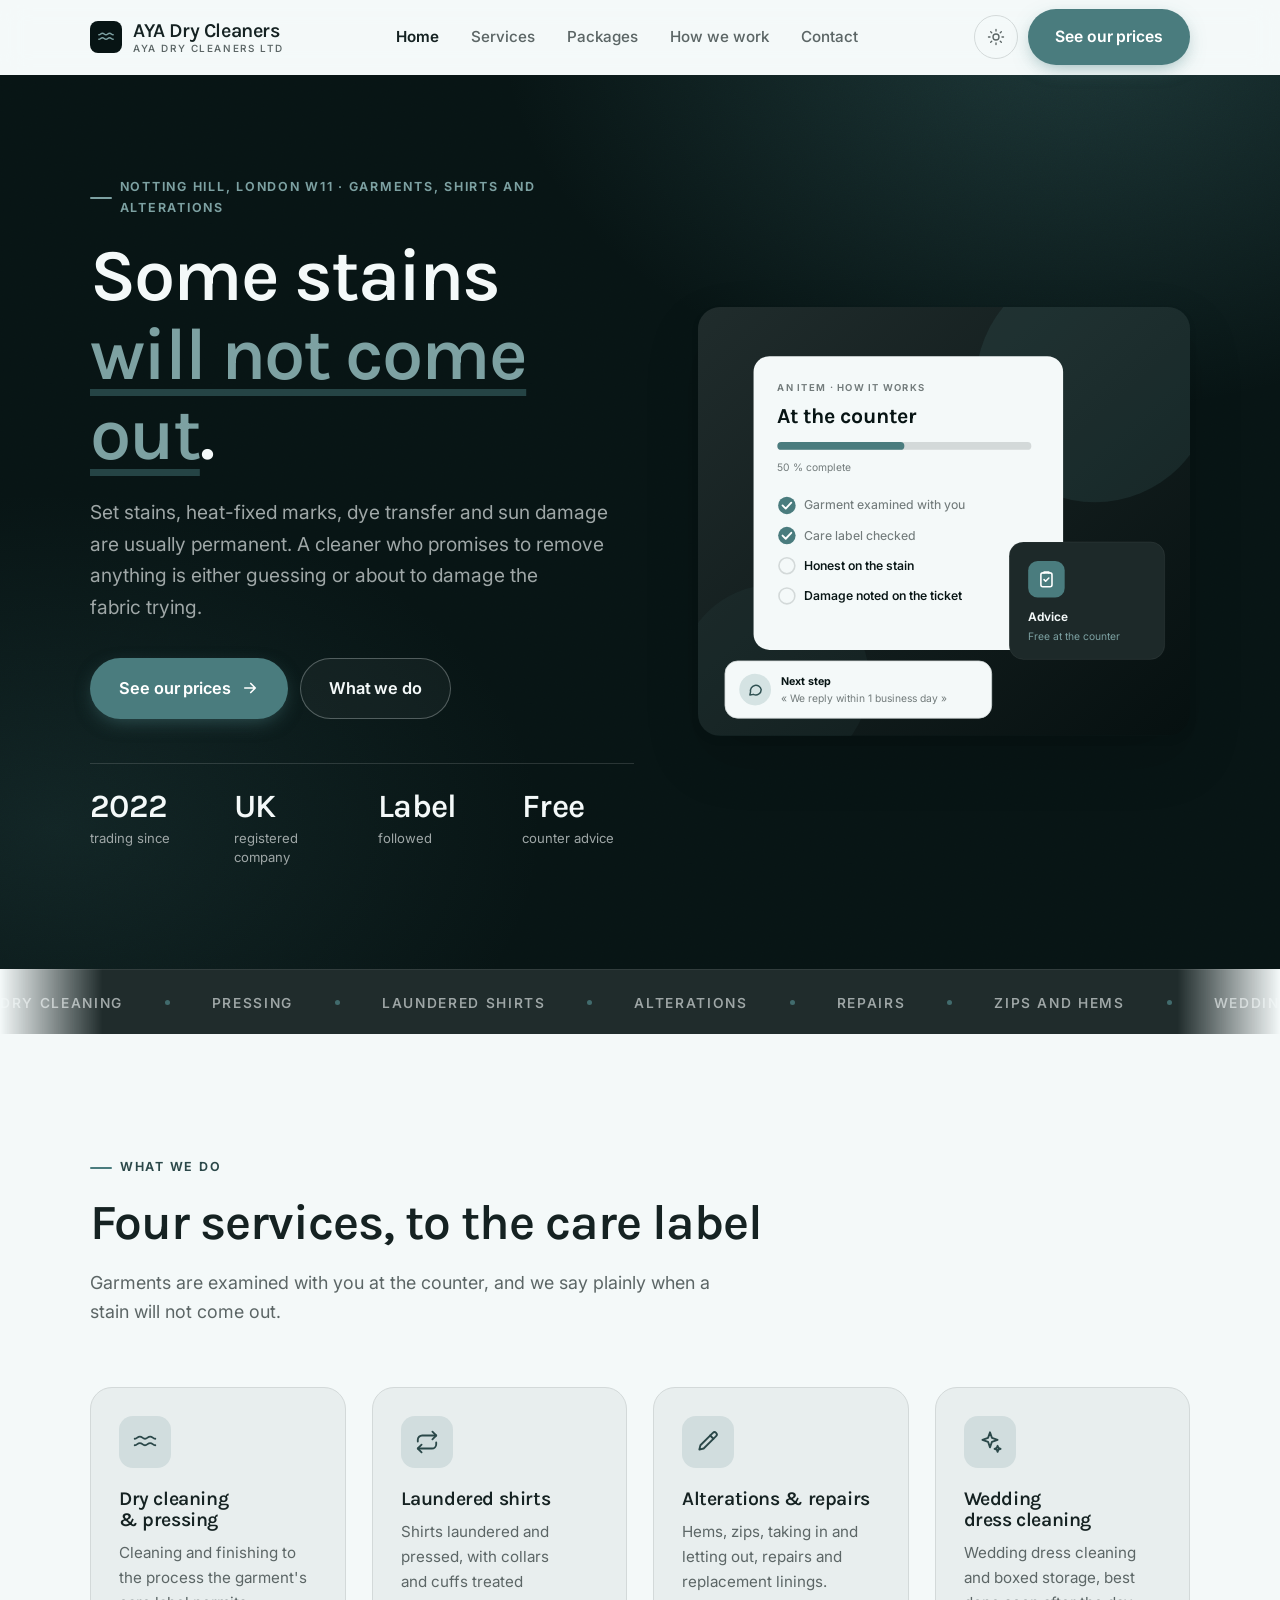
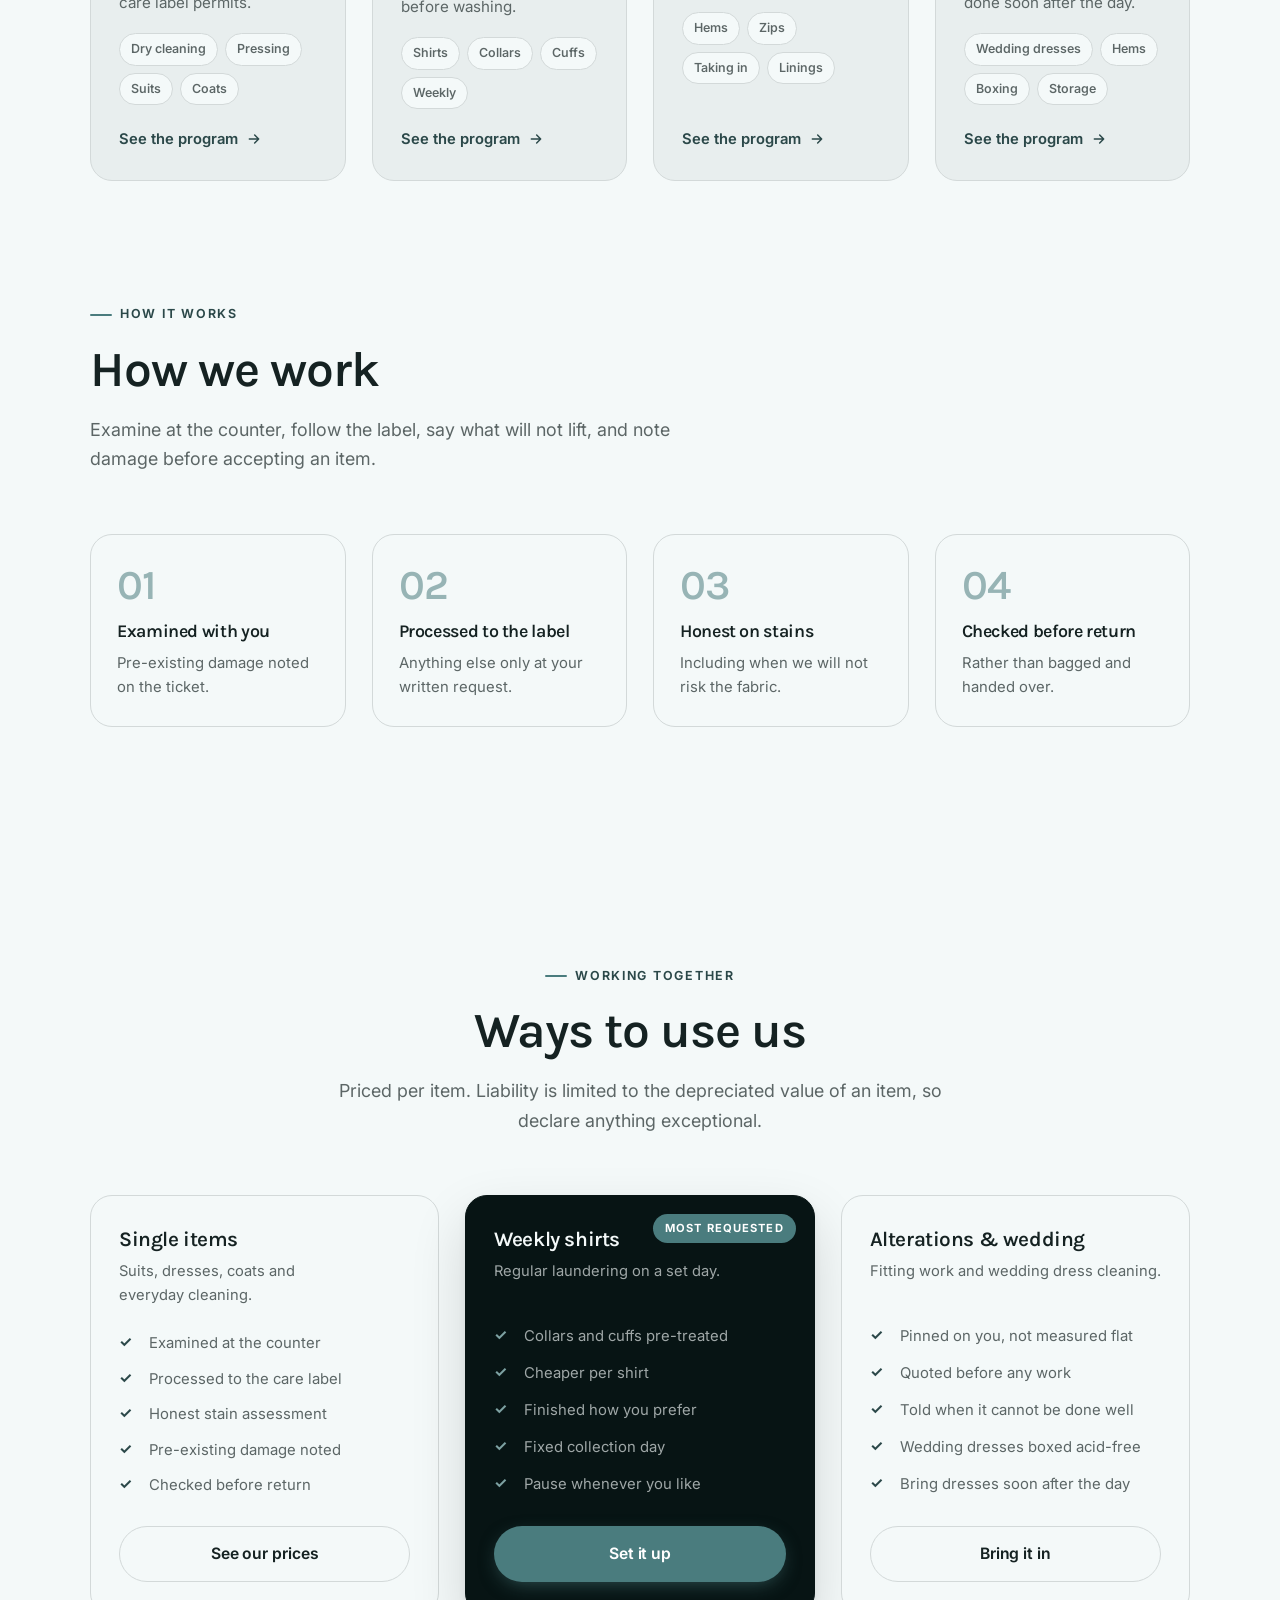
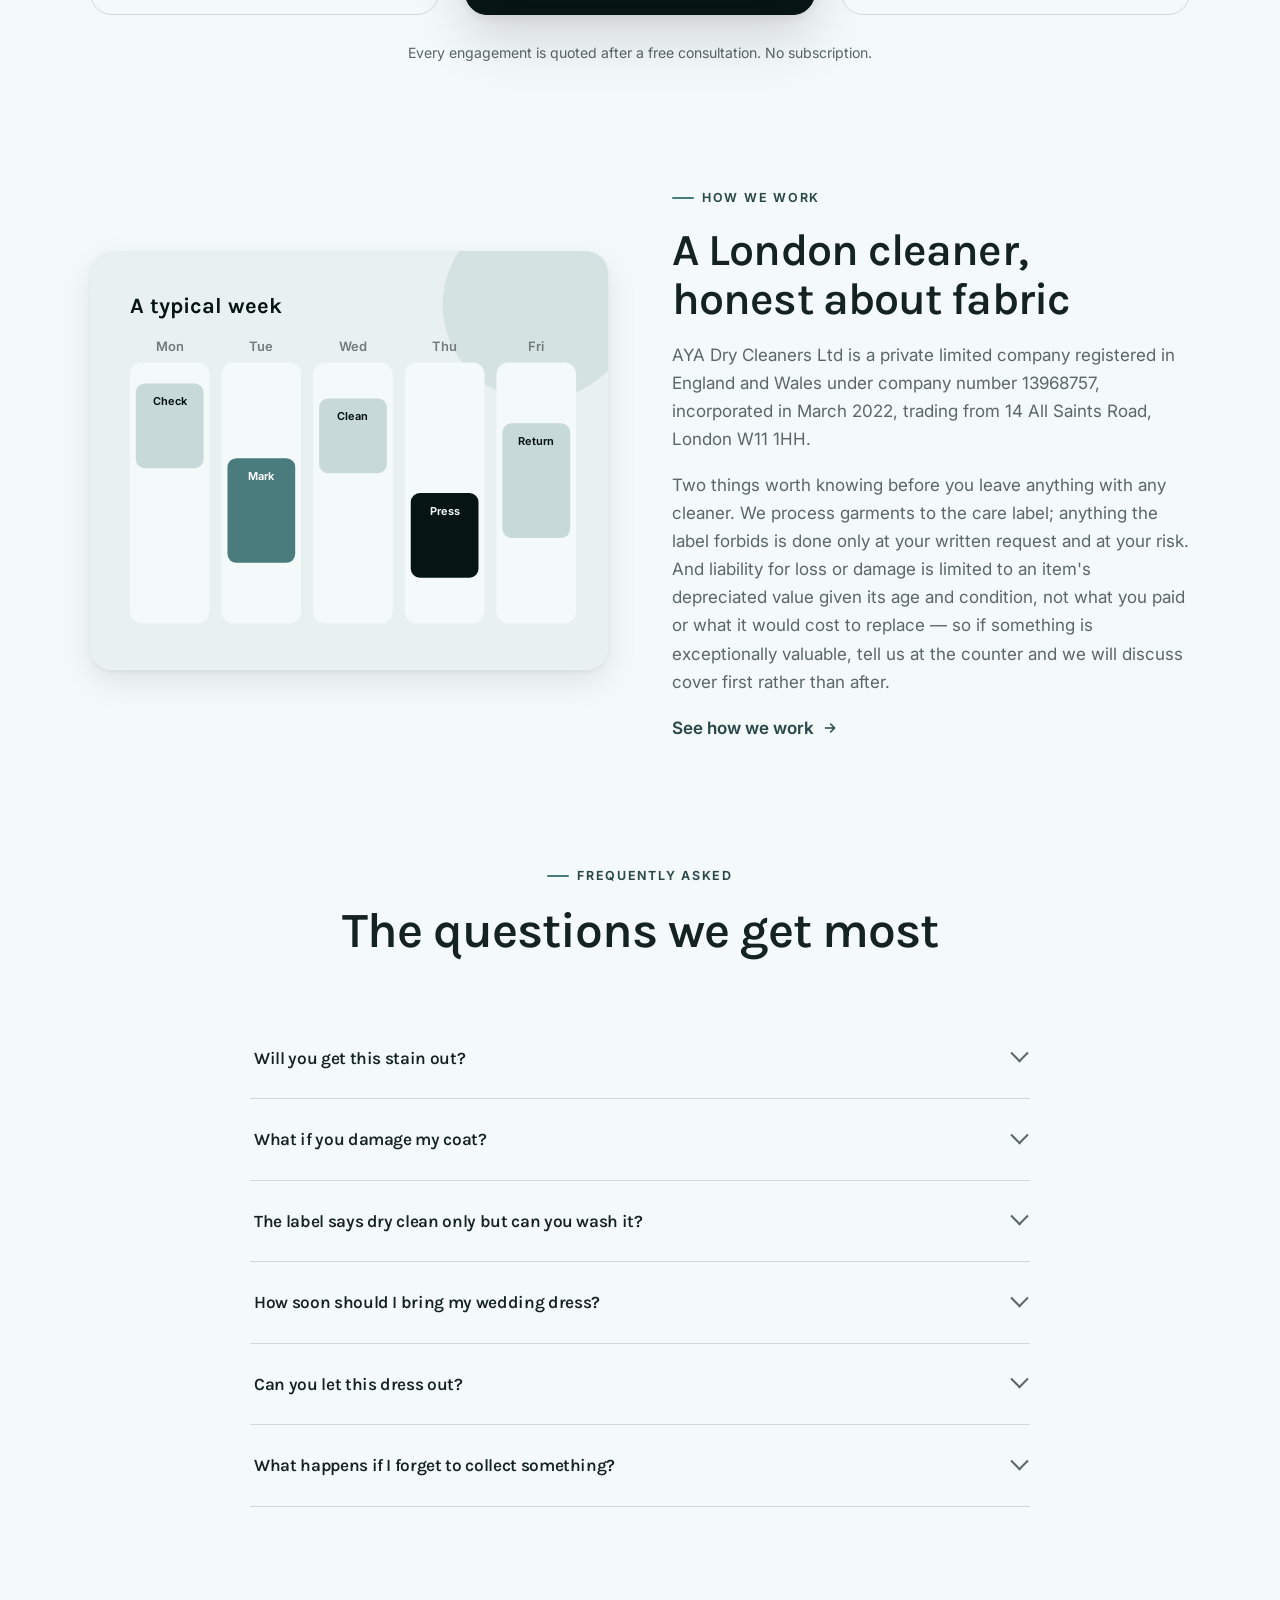
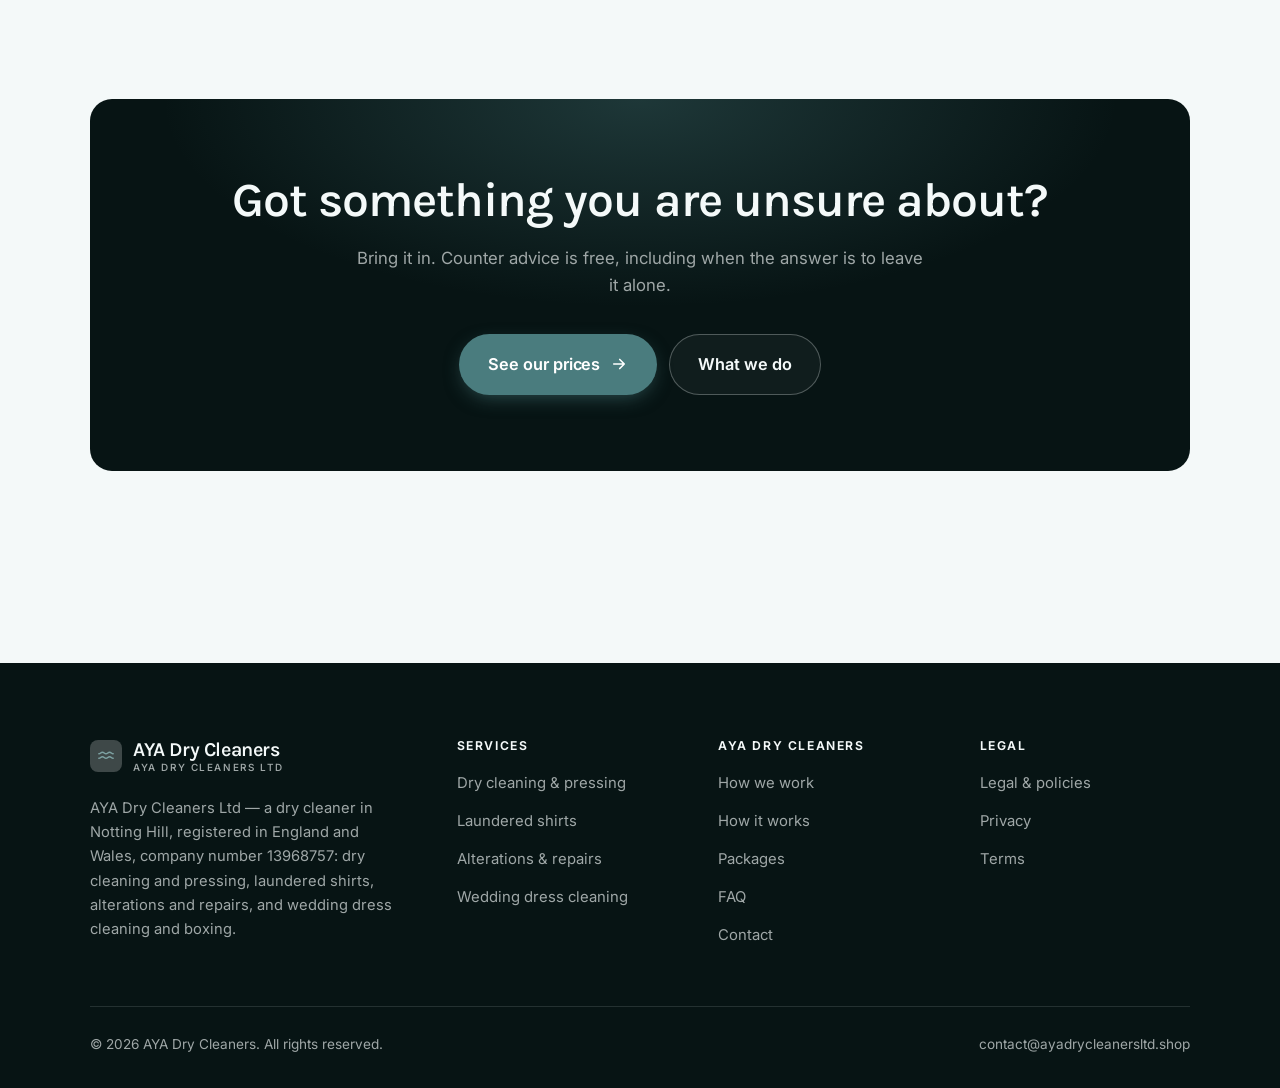
<file: index.html>
<!DOCTYPE html>
<html lang="en" class="no-js">
<head>
<meta charset="utf-8">
<meta name="viewport" content="width=device-width, initial-scale=1">
<title>AYA Dry Cleaners Ltd — dry cleaning in Notting Hill</title>
<meta name="description" content="AYA Dry Cleaners Ltd, a dry cleaner in Notting Hill: dry cleaning and pressing, laundered shirts, alterations and repairs, and wedding dress cleaning and boxing.">
<link rel="canonical" href="https://ayadrycleanersltd.shop/">

<meta property="og:type" content="website">
<meta property="og:url" content="https://ayadrycleanersltd.shop/">
<meta property="og:site_name" content="AYA Dry Cleaners">
<meta property="og:locale" content="en_US">
<meta property="og:title" content="AYA Dry Cleaners Ltd — dry cleaning in Notting Hill">
<meta property="og:description" content="AYA Dry Cleaners Ltd, a dry cleaner in Notting Hill: dry cleaning and pressing, laundered shirts, alterations and repairs, and wedding dress cleaning and boxing.">
<meta name="theme-color" content="#071414">

<link rel="icon" href="assets/img/favicon.svg" type="image/svg+xml">
<link rel="preconnect" href="https://fonts.googleapis.com">
<link rel="preconnect" href="https://fonts.gstatic.com" crossorigin>
<link rel="stylesheet" href="https://fonts.googleapis.com/css2?family=Karla:wght@400..700&family=Inter:wght@400..700&display=swap">
<link rel="stylesheet" href="assets/css/style.css">

<!-- Thème appliqué avant le premier rendu (évite le flash) -->
<script>
document.documentElement.classList.remove('no-js');
(function(){try{var t=localStorage.getItem('site-theme');if(t){document.documentElement.setAttribute('data-theme',t);}}catch(e){}})();
</script>
<script type="application/ld+json">
{
  "@context": "https://schema.org",
  "@type": "Organization",
  "name": "AYA Dry Cleaners",
  "url": "https://ayadrycleanersltd.shop/",
  "email": "contact@ayadrycleanersltd.shop",
  "description": "AYA Dry Cleaners Ltd, a dry cleaner in Notting Hill: dry cleaning and pressing, laundered shirts, alterations and repairs, and wedding dress cleaning and boxing.",
  "areaServed": "US",
  "knowsLanguage": "en"
}
</script>
</head>

<body>
<a class="skip-link" href="#main">Skip to main content</a>

<header class="site-header">
  <nav class="wrap nav" aria-label="Main navigation">
    <a class="brand" href="index.html">
      <svg class="brand__mark" viewBox="0 0 64 64" aria-hidden="true">
        <rect class="bm-bg" width="64" height="64" rx="16"/>
        <g class="bm-ic" transform="translate(14 14) scale(1.5)" fill="none" stroke-width="2.1" stroke-linecap="round" stroke-linejoin="round"><path d="M2.5 9c2.4 0 2.4-2 4.75-2s2.4 2 4.75 2 2.4-2 4.75-2 2.4 2 4.75 2M2.5 15c2.4 0 2.4-2 4.75-2s2.4 2 4.75 2 2.4-2 4.75-2 2.4 2 4.75 2"/></g>
      </svg>
      <span>AYA Dry Cleaners<span class="brand__sub">AYA Dry Cleaners Ltd</span></span>
    </a>

    <ul class="nav__links" id="nav-links">
      <li><a href="index.html" aria-current="page">Home</a></li>
      <li><a href="programs.html">Services</a></li>
      <li><a href="index.html#pricing">Packages</a></li>
      <li><a href="about.html">How we work</a></li>
      <li><a href="contact.html">Contact</a></li>
      <li><a class="btn btn--primary" href="contact.html">See our prices</a></li>
    </ul>

    <div class="nav__cta">
      <button class="theme-toggle" type="button" aria-label="Switch to dark theme">
        <svg class="icon-sun" viewBox="0 0 24 24" fill="none" stroke="currentColor" stroke-width="1.8" stroke-linecap="round" aria-hidden="true"><circle cx="12" cy="12" r="4"/><path d="M12 2v2m0 16v2M2 12h2m16 0h2M4.9 4.9l1.4 1.4m11.4 11.4 1.4 1.4M19.1 4.9l-1.4 1.4M6.3 17.7l-1.4 1.4"/></svg>
        <svg class="icon-moon" viewBox="0 0 24 24" fill="none" stroke="currentColor" stroke-width="1.8" stroke-linecap="round" stroke-linejoin="round" aria-hidden="true"><path d="M21 12.8A9 9 0 1 1 11.2 3a7 7 0 0 0 9.8 9.8z"/></svg>
      </button>
      <a class="btn btn--primary" href="contact.html">See our prices</a>
      <button class="nav__toggle" type="button" aria-expanded="false" aria-controls="nav-links" aria-label="Open menu">
        <svg class="icon-open" viewBox="0 0 24 24" fill="none" stroke="currentColor" stroke-width="2" stroke-linecap="round" aria-hidden="true"><path d="M3 6h18M3 12h18M3 18h18"/></svg>
        <svg class="icon-close" viewBox="0 0 24 24" fill="none" stroke="currentColor" stroke-width="2" stroke-linecap="round" aria-hidden="true"><path d="M6 6l12 12M18 6L6 18"/></svg>
      </button>
    </div>
  </nav>
</header>

<main id="main">

<section class="hero">
  <div class="wrap hero__inner">
    <div>
      <span class="eyebrow hero__eyebrow">Notting Hill, London W11 · Garments, shirts and alterations</span>
      <h1>Some stains<br> <em>will not come out</em>.</h1>
      <p class="hero__lede">Set stains, heat-fixed marks, dye transfer and sun damage are usually permanent. A cleaner who promises to remove anything is either guessing or about to damage the fabric trying.</p>

      <div class="hero__actions">
        <a class="btn btn--primary btn--lg" href="contact.html">See our prices <svg viewBox="0 0 24 24" fill="none" stroke="currentColor" stroke-width="2.2" stroke-linecap="round" stroke-linejoin="round" aria-hidden="true"><path d="M5 12h14M13 6l6 6-6 6"/></svg></a>
        <a class="btn btn--on-dark btn--lg" href="programs.html">What we do</a>
      </div>

      <ul class="hero__proof">
        <li><span class="stat__num">2022</span><span class="stat__label">trading since</span></li>
        <li><span class="stat__num">UK</span><span class="stat__label">registered company</span></li>
        <li><span class="stat__num">Label</span><span class="stat__label">followed</span></li>
        <li><span class="stat__num">Free</span><span class="stat__label">counter advice</span></li>
      </ul>
    </div>

    <div class="hero__art">
      <svg viewBox="0 0 620 540" role="img" aria-label="How an item is handled at AYA Dry Cleaners, from counter examination to cleaning.">
        <defs>
          <linearGradient id="hbg" x1="0" y1="0" x2="1" y2="1">
            <stop offset="0" stop-color="#202c2c"/><stop offset="1" stop-color="#061010"/>
          </linearGradient>
        </defs>
        <rect width="620" height="540" rx="22" fill="url(#hbg)"/>
        <circle cx="500" cy="96" r="150" fill="#4a7c7e" opacity=".16"/>
        <circle cx="96" cy="470" r="120" fill="#4a7c7e" opacity=".08"/>

        <g style="font-family: var(--font-body)">
          <!-- Carte programme -->
          <rect x="70" y="62" width="390" height="370" rx="20" fill="#f4f9f9"/>
          <text x="100" y="106" font-size="12" font-weight="650" letter-spacing="1.6" fill="#727b7b">AN ITEM · HOW IT WORKS</text>
          <text x="100" y="146" font-size="27" font-weight="700" fill="#071414" style="font-family: var(--font-display)">At the counter</text>
          <rect x="100" y="170" width="320" height="10" rx="5" fill="#d3d9d9"/>
          <rect x="100" y="170" width="160" height="10" rx="5" fill="#4a7c7e"/>
          <text x="100" y="206" font-size="13" fill="#727b7b">50 % complete</text>
          <circle cx="112" cy="250" r="11" fill="#4a7c7e"/><path d="M106.5 250l4 4 7-7.5" fill="none" stroke="#ffffff" stroke-width="2.4" stroke-linecap="round" stroke-linejoin="round"/><text x="134" y="255" font-size="15.5" fill="#727b7b" font-weight="450">Garment examined with you</text>
          <circle cx="112" cy="288" r="11" fill="#4a7c7e"/><path d="M106.5 288l4 4 7-7.5" fill="none" stroke="#ffffff" stroke-width="2.4" stroke-linecap="round" stroke-linejoin="round"/><text x="134" y="293" font-size="15.5" fill="#727b7b" font-weight="450">Care label checked</text>
          <circle cx="112" cy="326" r="10" fill="none" stroke="#d3d9d9" stroke-width="2"/><text x="134" y="331" font-size="15.5" fill="#071414" font-weight="560">Honest on the stain</text>
          <circle cx="112" cy="364" r="10" fill="none" stroke="#d3d9d9" stroke-width="2"/><text x="134" y="369" font-size="15.5" fill="#071414" font-weight="560">Damage noted on the ticket</text>

          <!-- Carte séance -->
          <rect x="392" y="296" width="196" height="148" rx="18" fill="#1d2929" stroke="#ffffff" stroke-opacity=".08"/>
          <rect x="416" y="320" width="46" height="46" rx="12" fill="#4a7c7e"/>
          <g transform="translate(427 331)" fill="none" stroke="#ffffff" color="#ffffff" stroke-width="2" stroke-linecap="round" stroke-linejoin="round"><rect x="5" y="4" width="14" height="17.5" rx="2.5"/><path d="M9 4V3h6v1M9 12.5l2 2 4-4"/></g>
          <text x="416" y="396" font-size="15" font-weight="650" fill="#f4f9f9">Advice</text>
          <text x="416" y="420" font-size="13" fill="#7da1a2">Free at the counter</text>

          <!-- Retour du coach -->
          <rect x="34" y="446" width="336" height="72" rx="16" fill="#f4f9f9" stroke="#d3d9d9"/>
          <circle cx="72" cy="482" r="20" fill="#d5e3e3"/>
          <g transform="translate(62 472) scale(.84)" fill="none" stroke="#305152" stroke-width="2.2" stroke-linecap="round" stroke-linejoin="round"><path d="M21 12a8 8 0 0 1-11.6 7.1L4 20l1-4.6A8 8 0 1 1 21 12z"/></g>
          <text x="104" y="476" font-size="13.5" font-weight="700" fill="#071414">Next step</text>
          <text x="104" y="498" font-size="13" fill="#727b7b">« We reply within 1 business day »</text>
        </g>
      </svg>
    </div>
  </div>
</section>

<div class="marquee" aria-hidden="true">
  <div class="marquee__track"><span>Dry cleaning</span><span>Pressing</span><span>Laundered shirts</span><span>Alterations</span><span>Repairs</span><span>Zips and hems</span><span>Wedding dresses</span><span>Boxed storage</span><span>Care labels</span><span>Honest advice</span><span>Dry cleaning</span><span>Pressing</span><span>Laundered shirts</span><span>Alterations</span><span>Repairs</span><span>Zips and hems</span><span>Wedding dresses</span><span>Boxed storage</span><span>Care labels</span><span>Honest advice</span></div>
</div>

<section class="section wrap" id="programs">
  <div class="section-head reveal">
    <span class="eyebrow">What we do</span>
    <h2>Four services, to the care label</h2>
    <p>Garments are examined with you at the counter, and we say plainly when a stain will not come out.</p>
  </div>
  <div class="grid grid--4 reveal-group">
    <a class="card" href="programs.html#cleaning">
      <div class="card__icon"><svg viewBox="0 0 24 24" fill="none" stroke="currentColor" stroke-width="1.7" stroke-linecap="round" stroke-linejoin="round" aria-hidden="true"><path d="M2.5 9c2.4 0 2.4-2 4.75-2s2.4 2 4.75 2 2.4-2 4.75-2 2.4 2 4.75 2M2.5 15c2.4 0 2.4-2 4.75-2s2.4 2 4.75 2 2.4-2 4.75-2 2.4 2 4.75 2"/></svg></div>
      <h3>Dry cleaning &amp; pressing</h3>
      <p>Cleaning and finishing to the process the garment's care label permits.</p>
      <ul class="tags"><li>Dry cleaning</li><li>Pressing</li><li>Suits</li><li>Coats</li></ul>
      <span class="arrow-link">See the program <svg viewBox="0 0 24 24" fill="none" stroke="currentColor" stroke-width="2.2" stroke-linecap="round" stroke-linejoin="round" aria-hidden="true"><path d="M5 12h14M13 6l6 6-6 6"/></svg></span>
    </a>
    <a class="card" href="programs.html#shirts">
      <div class="card__icon"><svg viewBox="0 0 24 24" fill="none" stroke="currentColor" stroke-width="1.7" stroke-linecap="round" stroke-linejoin="round" aria-hidden="true"><path d="M17 2.5l3.5 3.5L17 9.5"/><path d="M3.5 11.5V10A4 4 0 0 1 7.5 6h13M7 21.5 3.5 18 7 14.5"/><path d="M20.5 12.5V14a4 4 0 0 1-4 4h-13"/></svg></div>
      <h3>Laundered shirts</h3>
      <p>Shirts laundered and pressed, with collars and cuffs treated before washing.</p>
      <ul class="tags"><li>Shirts</li><li>Collars</li><li>Cuffs</li><li>Weekly</li></ul>
      <span class="arrow-link">See the program <svg viewBox="0 0 24 24" fill="none" stroke="currentColor" stroke-width="2.2" stroke-linecap="round" stroke-linejoin="round" aria-hidden="true"><path d="M5 12h14M13 6l6 6-6 6"/></svg></span>
    </a>
    <a class="card" href="programs.html#alterations">
      <div class="card__icon"><svg viewBox="0 0 24 24" fill="none" stroke="currentColor" stroke-width="1.7" stroke-linecap="round" stroke-linejoin="round" aria-hidden="true"><path d="M16.5 3.5a2.1 2.1 0 0 1 3 3L8 18l-4 1 1-4z"/><path d="M14 6l3 3"/></svg></div>
      <h3>Alterations &amp; repairs</h3>
      <p>Hems, zips, taking in and letting out, repairs and replacement linings.</p>
      <ul class="tags"><li>Hems</li><li>Zips</li><li>Taking in</li><li>Linings</li></ul>
      <span class="arrow-link">See the program <svg viewBox="0 0 24 24" fill="none" stroke="currentColor" stroke-width="2.2" stroke-linecap="round" stroke-linejoin="round" aria-hidden="true"><path d="M5 12h14M13 6l6 6-6 6"/></svg></span>
    </a>
    <a class="card" href="programs.html#wedding">
      <div class="card__icon"><svg viewBox="0 0 24 24" fill="none" stroke="currentColor" stroke-width="1.7" stroke-linecap="round" stroke-linejoin="round" aria-hidden="true"><path d="M12 3l1.8 5.2L19 10l-5.2 1.8L12 17l-1.8-5.2L5 10l5.2-1.8zM19 15.5l.8 2 2 .8-2 .8-.8 2-.8-2-2-.8 2-.8z"/></svg></div>
      <h3>Wedding dress cleaning</h3>
      <p>Wedding dress cleaning and boxed storage, best done soon after the day.</p>
      <ul class="tags"><li>Wedding dresses</li><li>Hems</li><li>Boxing</li><li>Storage</li></ul>
      <span class="arrow-link">See the program <svg viewBox="0 0 24 24" fill="none" stroke="currentColor" stroke-width="2.2" stroke-linecap="round" stroke-linejoin="round" aria-hidden="true"><path d="M5 12h14M13 6l6 6-6 6"/></svg></span>
    </a>
  </div>
</section>

<section class="section section--flush wrap" id="how-it-works">
  <div class="section-head reveal">
    <span class="eyebrow">How it works</span>
    <h2>How we work</h2>
    <p>Examine at the counter, follow the label, say what will not lift, and note damage before accepting an item.</p>
  </div>
  <div class="grid grid--4 steps reveal-group">
    <article class="step">
      <h3>Examined with you</h3>
      <p>Pre-existing damage noted on the ticket.</p>
    </article>
    <article class="step">
      <h3>Processed to the label</h3>
      <p>Anything else only at your written request.</p>
    </article>
    <article class="step">
      <h3>Honest on stains</h3>
      <p>Including when we will not risk the fabric.</p>
    </article>
    <article class="step">
      <h3>Checked before return</h3>
      <p>Rather than bagged and handed over.</p>
    </article>
  </div>
</section>

<section class="section wrap" id="pricing">
  <div class="section-head section-head--center reveal">
    <span class="eyebrow">Working together</span>
    <h2>Ways to use us</h2>
    <p>Priced per item. Liability is limited to the depreciated value of an item, so declare anything exceptional.</p>
  </div>
  <div class="grid grid--3 plans reveal-group">
    <article class="plan">
      
      <h3>Single items</h3>
      <p class="plan__desc">Suits, dresses, coats and everyday cleaning.</p>
      
      <ul class="plan__features">
        <li>Examined at the counter</li>
        <li>Processed to the care label</li>
        <li>Honest stain assessment</li>
        <li>Pre-existing damage noted</li>
        <li>Checked before return</li>
      </ul>
      <a class="btn btn--ghost btn--block" href="contact.html">See our prices</a>
    </article>
    <article class="plan plan--featured">
      <span class="plan__tag">Most requested</span>
      <h3>Weekly shirts</h3>
      <p class="plan__desc">Regular laundering on a set day.</p>
      
      <ul class="plan__features">
        <li>Collars and cuffs pre-treated</li>
        <li>Cheaper per shirt</li>
        <li>Finished how you prefer</li>
        <li>Fixed collection day</li>
        <li>Pause whenever you like</li>
      </ul>
      <a class="btn btn--primary btn--block" href="contact.html">Set it up</a>
    </article>
    <article class="plan">
      
      <h3>Alterations &amp; wedding</h3>
      <p class="plan__desc">Fitting work and wedding dress cleaning.</p>
      
      <ul class="plan__features">
        <li>Pinned on you, not measured flat</li>
        <li>Quoted before any work</li>
        <li>Told when it cannot be done well</li>
        <li>Wedding dresses boxed acid-free</li>
        <li>Bring dresses soon after the day</li>
      </ul>
      <a class="btn btn--ghost btn--block" href="contact.html">Bring it in</a>
    </article>
  </div>
  <p class="plans-note">Every engagement is quoted after a free consultation. No subscription.</p>
</section>

<section class="section section--flush wrap">
  <div class="split reveal">
    <div class="split__art">
      <svg viewBox="0 0 520 420" role="img" aria-label="Example of a typical week: Check, Mark, Clean, Press, Return.">
        <rect width="520" height="420" rx="20" fill="#e8f0f0"/>
        <circle cx="450" cy="54" r="96" fill="#4a7c7e" opacity=".12"/>
        <g style="font-family: var(--font-body)">
        <text x="40" y="62" font-size="22" font-weight="700" fill="#071414" style="font-family: var(--font-display)">A typical week</text>
        <text x="80" y="100" text-anchor="middle" font-size="13" font-weight="600" fill="#727b7b">Mon</text>
        <rect x="40" y="112" width="80" height="262" rx="12" fill="#f4f9f9"/>
        <rect x="46" y="133" width="68" height="85" rx="9" fill="#c8d9d9"/>
        <text x="80" y="155" text-anchor="middle" font-size="11" font-weight="650" fill="#071414">Check</text>
        <text x="172" y="100" text-anchor="middle" font-size="13" font-weight="600" fill="#727b7b">Tue</text>
        <rect x="132" y="112" width="80" height="262" rx="12" fill="#f4f9f9"/>
        <rect x="138" y="208" width="68" height="105" rx="9" fill="#4a7c7e"/>
        <text x="172" y="230" text-anchor="middle" font-size="11" font-weight="650" fill="#ffffff">Mark</text>
        <text x="264" y="100" text-anchor="middle" font-size="13" font-weight="600" fill="#727b7b">Wed</text>
        <rect x="224" y="112" width="80" height="262" rx="12" fill="#f4f9f9"/>
        <rect x="230" y="148" width="68" height="75" rx="9" fill="#c8d9d9"/>
        <text x="264" y="170" text-anchor="middle" font-size="11" font-weight="650" fill="#071414">Clean</text>
        <text x="356" y="100" text-anchor="middle" font-size="13" font-weight="600" fill="#727b7b">Thu</text>
        <rect x="316" y="112" width="80" height="262" rx="12" fill="#f4f9f9"/>
        <rect x="322" y="243" width="68" height="85" rx="9" fill="#071414"/>
        <text x="356" y="265" text-anchor="middle" font-size="11" font-weight="650" fill="#f4f9f9">Press</text>
        <text x="448" y="100" text-anchor="middle" font-size="13" font-weight="600" fill="#727b7b">Fri</text>
        <rect x="408" y="112" width="80" height="262" rx="12" fill="#f4f9f9"/>
        <rect x="414" y="173" width="68" height="115" rx="9" fill="#c8d9d9"/>
        <text x="448" y="195" text-anchor="middle" font-size="11" font-weight="650" fill="#071414">Return</text>
        </g>
      </svg>
    </div>
    <div>
      <span class="eyebrow">How we work</span>
      <h2>A London cleaner, honest about fabric</h2>
      <p>AYA Dry Cleaners Ltd is a private limited company registered in England and Wales under company number 13968757, incorporated in March 2022, trading from 14 All Saints Road, London W11 1HH.</p>
      <p>Two things worth knowing before you leave anything with any cleaner. We process garments to the care label; anything the label forbids is done only at your written request and at your risk. And liability for loss or damage is limited to an item's depreciated value given its age and condition, not what you paid or what it would cost to replace — so if something is exceptionally valuable, tell us at the counter and we will discuss cover first rather than after.</p>
      <p><a class="arrow-link" href="about.html">See how we work <svg viewBox="0 0 24 24" fill="none" stroke="currentColor" stroke-width="2.2" stroke-linecap="round" stroke-linejoin="round" aria-hidden="true"><path d="M5 12h14M13 6l6 6-6 6"/></svg></a></p>
    </div>
  </div>
</section>

<section class="section section--flush wrap" id="faq">
  <div class="section-head section-head--center reveal">
    <span class="eyebrow">Frequently asked</span>
    <h2>The questions we get most</h2>
  </div>
  <div class="faq reveal">
    <details>
      <summary>Will you get this stain out?</summary>
      <p>Sometimes. Set stains, heat-fixed marks, dye transfer, perfume and sun damage are often permanent, and pushing further risks the fabric. We will tell you honestly at the counter rather than charging for four attempts.</p>
    </details>
    <details>
      <summary>What if you damage my coat?</summary>
      <p>Liability is limited to the depreciated value of the item given its age and condition — not the replacement cost. That is standard across the trade, and it is why you should declare anything exceptionally valuable before leaving it.</p>
    </details>
    <details>
      <summary>The label says dry clean only but can you wash it?</summary>
      <p>Only if you ask in writing and accept the risk. Labels reflect what the fabric, interlining and trims will survive, and ignoring them usually produces a shrunk or distorted garment.</p>
    </details>
    <details>
      <summary>How soon should I bring my wedding dress?</summary>
      <p>Within a few weeks. Champagne, sugar and perspiration oxidise into brown marks over months, so a dress brought a year later rarely cleans as well. We will be honest about what is achievable.</p>
    </details>
    <details>
      <summary>Can you let this dress out?</summary>
      <p>Only if there is seam allowance to work with. Where there is not, we will tell you rather than taking the work and producing something that pulls.</p>
    </details>
    <details>
      <summary>What happens if I forget to collect something?</summary>
      <p>We will hold it and try to contact you. Items left beyond our stated collection period may be disposed of, so do let us know if you are going to be a while.</p>
    </details>
  </div>
</section>

<section class="wrap section--tight">
  <div class="cta-band reveal">
    <h2>Got something you are unsure about?</h2>
    <p>Bring it in. Counter advice is free, including when the answer is to leave it alone.</p>
    <div class="hero__actions">
      <a class="btn btn--primary btn--lg" href="contact.html">See our prices <svg viewBox="0 0 24 24" fill="none" stroke="currentColor" stroke-width="2.2" stroke-linecap="round" stroke-linejoin="round" aria-hidden="true"><path d="M5 12h14M13 6l6 6-6 6"/></svg></a>
      <a class="btn btn--on-dark btn--lg" href="programs.html">What we do</a>
    </div>
  </div>
</section>

</main>

<footer class="site-footer">
  <div class="wrap">
    <div class="footer__grid">
      <div class="footer__brand">
        <a class="brand" href="index.html">
          <svg class="brand__mark" viewBox="0 0 64 64" aria-hidden="true">
        <rect class="bm-bg" width="64" height="64" rx="16"/>
        <g class="bm-ic" transform="translate(14 14) scale(1.5)" fill="none" stroke-width="2.1" stroke-linecap="round" stroke-linejoin="round"><path d="M2.5 9c2.4 0 2.4-2 4.75-2s2.4 2 4.75 2 2.4-2 4.75-2 2.4 2 4.75 2M2.5 15c2.4 0 2.4-2 4.75-2s2.4 2 4.75 2 2.4-2 4.75-2 2.4 2 4.75 2"/></g>
      </svg>
          <span>AYA Dry Cleaners<span class="brand__sub">AYA Dry Cleaners Ltd</span></span>
        </a>
        <p>AYA Dry Cleaners Ltd — a dry cleaner in Notting Hill, registered in England and Wales, company number 13968757: dry cleaning and pressing, laundered shirts, alterations and repairs, and wedding dress cleaning and boxing.</p>
      </div>

      <div class="footer__col">
        <h4>Services</h4>
        <ul>
          <li><a href="programs.html#cleaning">Dry cleaning &amp; pressing</a></li>
          <li><a href="programs.html#shirts">Laundered shirts</a></li>
          <li><a href="programs.html#alterations">Alterations &amp; repairs</a></li>
          <li><a href="programs.html#wedding">Wedding dress cleaning</a></li>
        </ul>
      </div>

      <div class="footer__col">
        <h4>AYA Dry Cleaners</h4>
        <ul>
          <li><a href="about.html">How we work</a></li>
          <li><a href="index.html#how-it-works">How it works</a></li>
          <li><a href="index.html#pricing">Packages</a></li>
          <li><a href="index.html#faq">FAQ</a></li>
          <li><a href="contact.html">Contact</a></li>
        </ul>
      </div>

      <div class="footer__col">
        <h4>Legal</h4>
        <ul>
          <li><a href="legal.html">Legal &amp; policies</a></li>
          <li><a href="legal.html#privacy">Privacy</a></li>
          <li><a href="legal.html#terms">Terms</a></li>
        </ul>
      </div>
    </div>

    <div class="footer__bottom">
      <p>© <span data-year>2026</span> AYA Dry Cleaners. All rights reserved.</p>
      <p><a href="mailto:contact@ayadrycleanersltd.shop">contact@ayadrycleanersltd.shop</a></p>
    </div>
  </div>
</footer>

<script src="assets/js/main.js" defer></script>
</body>
</html>
</file>
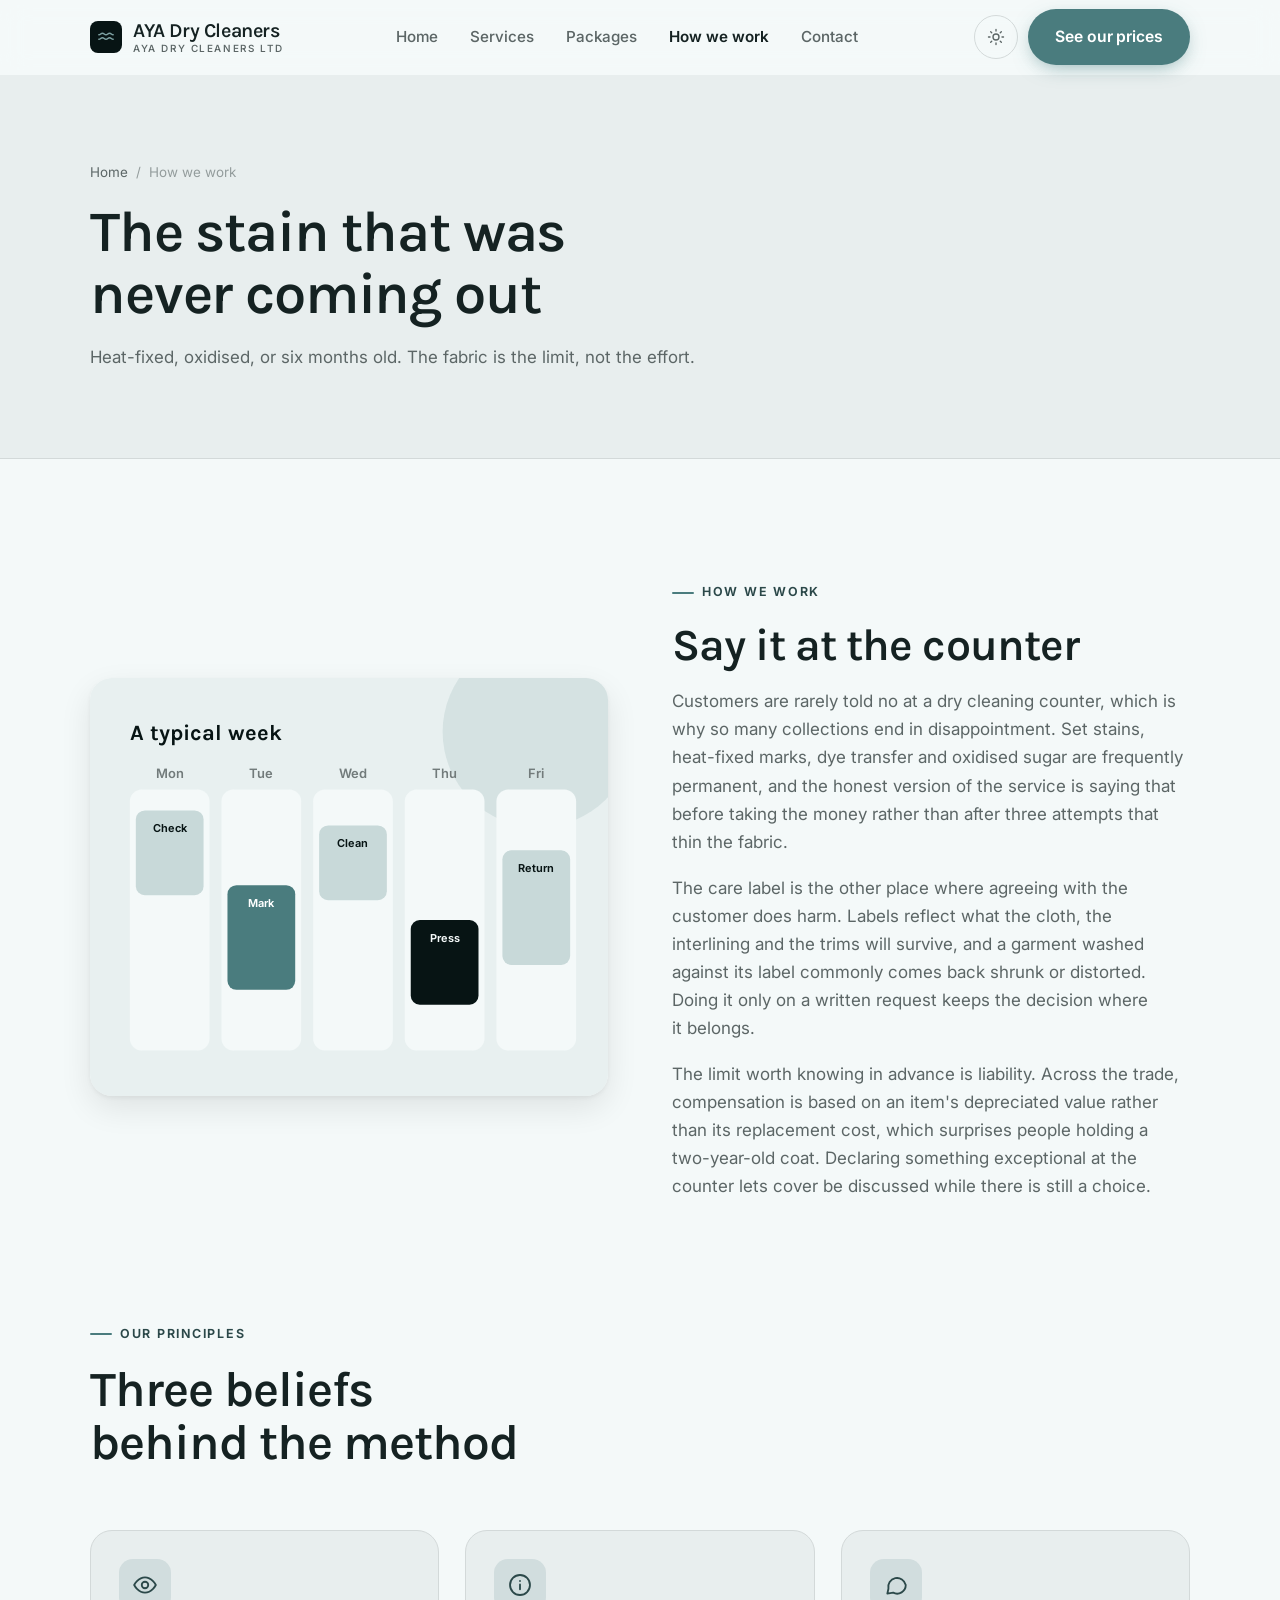
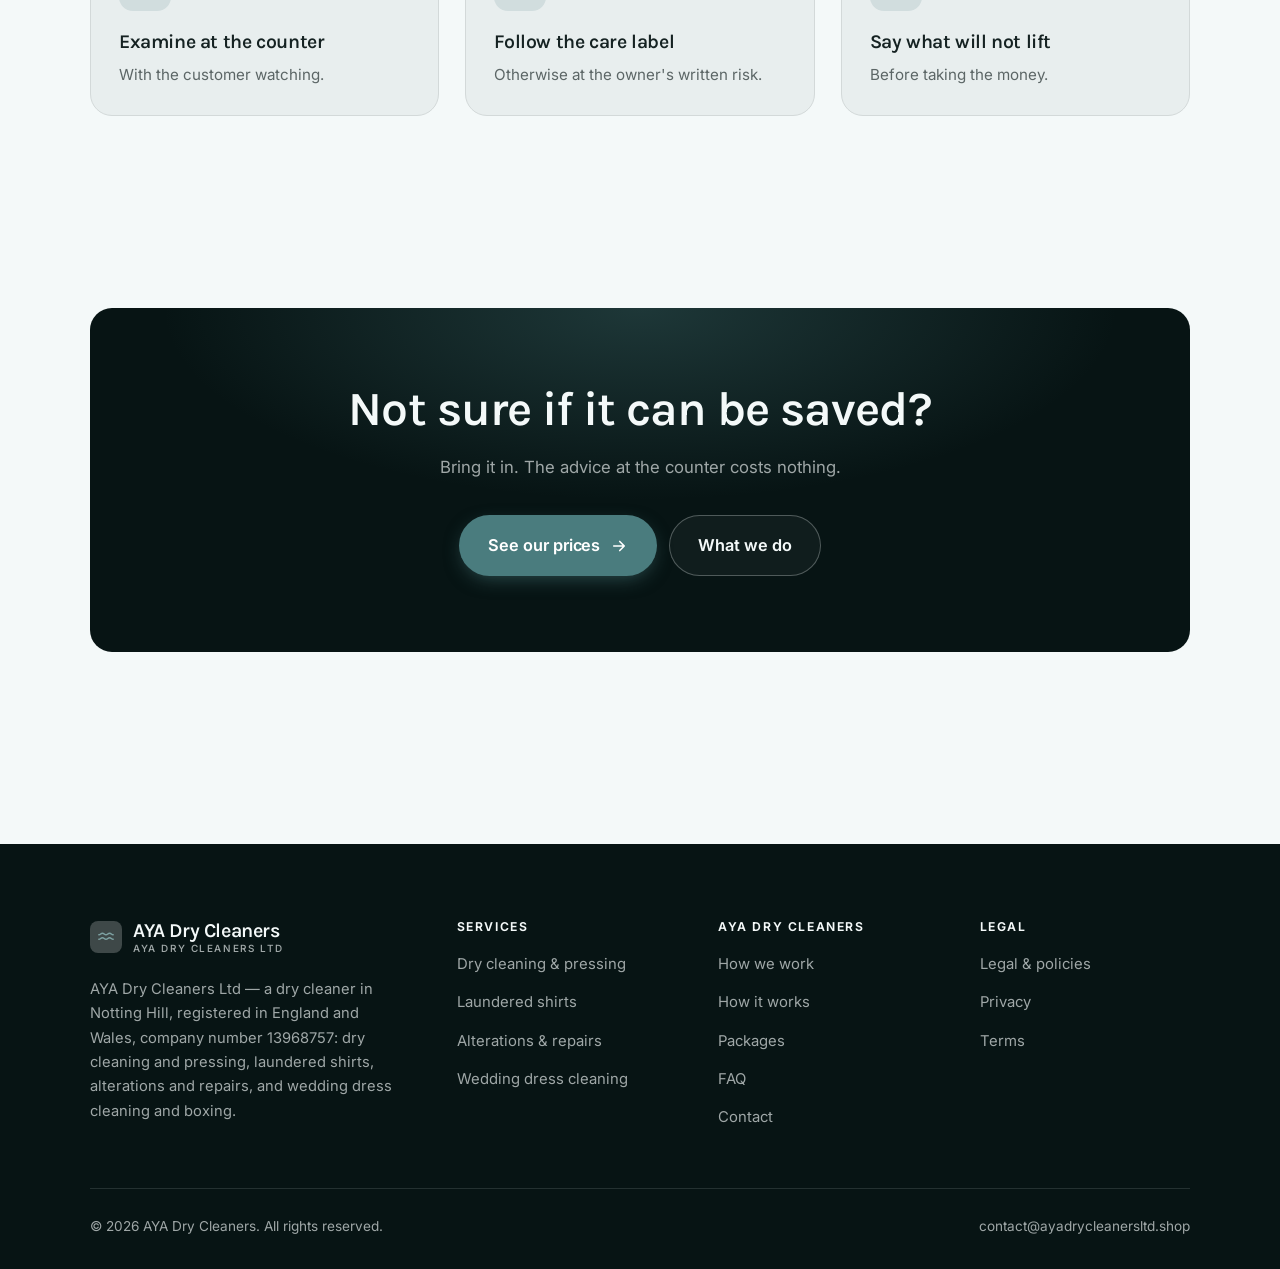
<file: about.html>
<!DOCTYPE html>
<html lang="en" class="no-js">
<head>
<meta charset="utf-8">
<meta name="viewport" content="width=device-width, initial-scale=1">
<title>How we work — AYA Dry Cleaners</title>
<meta name="description" content="About AYA Dry Cleaners Ltd, a dry cleaner in Notting Hill, company number 13968757.">
<link rel="canonical" href="https://ayadrycleanersltd.shop/about.html">

<meta property="og:type" content="website">
<meta property="og:url" content="https://ayadrycleanersltd.shop/about.html">
<meta property="og:site_name" content="AYA Dry Cleaners">
<meta property="og:locale" content="en_US">
<meta property="og:title" content="How we work — AYA Dry Cleaners">
<meta property="og:description" content="About AYA Dry Cleaners Ltd, a dry cleaner in Notting Hill, company number 13968757.">
<meta name="theme-color" content="#071414">

<link rel="icon" href="assets/img/favicon.svg" type="image/svg+xml">
<link rel="preconnect" href="https://fonts.googleapis.com">
<link rel="preconnect" href="https://fonts.gstatic.com" crossorigin>
<link rel="stylesheet" href="https://fonts.googleapis.com/css2?family=Karla:wght@400..700&family=Inter:wght@400..700&display=swap">
<link rel="stylesheet" href="assets/css/style.css">

<!-- Thème appliqué avant le premier rendu (évite le flash) -->
<script>
document.documentElement.classList.remove('no-js');
(function(){try{var t=localStorage.getItem('site-theme');if(t){document.documentElement.setAttribute('data-theme',t);}}catch(e){}})();
</script>
</head>

<body>
<a class="skip-link" href="#main">Skip to main content</a>

<header class="site-header">
  <nav class="wrap nav" aria-label="Main navigation">
    <a class="brand" href="index.html">
      <svg class="brand__mark" viewBox="0 0 64 64" aria-hidden="true">
        <rect class="bm-bg" width="64" height="64" rx="16"/>
        <g class="bm-ic" transform="translate(14 14) scale(1.5)" fill="none" stroke-width="2.1" stroke-linecap="round" stroke-linejoin="round"><path d="M2.5 9c2.4 0 2.4-2 4.75-2s2.4 2 4.75 2 2.4-2 4.75-2 2.4 2 4.75 2M2.5 15c2.4 0 2.4-2 4.75-2s2.4 2 4.75 2 2.4-2 4.75-2 2.4 2 4.75 2"/></g>
      </svg>
      <span>AYA Dry Cleaners<span class="brand__sub">AYA Dry Cleaners Ltd</span></span>
    </a>

    <ul class="nav__links" id="nav-links">
      <li><a href="index.html">Home</a></li>
      <li><a href="programs.html">Services</a></li>
      <li><a href="index.html#pricing">Packages</a></li>
      <li><a href="about.html" aria-current="page">How we work</a></li>
      <li><a href="contact.html">Contact</a></li>
      <li><a class="btn btn--primary" href="contact.html">See our prices</a></li>
    </ul>

    <div class="nav__cta">
      <button class="theme-toggle" type="button" aria-label="Switch to dark theme">
        <svg class="icon-sun" viewBox="0 0 24 24" fill="none" stroke="currentColor" stroke-width="1.8" stroke-linecap="round" aria-hidden="true"><circle cx="12" cy="12" r="4"/><path d="M12 2v2m0 16v2M2 12h2m16 0h2M4.9 4.9l1.4 1.4m11.4 11.4 1.4 1.4M19.1 4.9l-1.4 1.4M6.3 17.7l-1.4 1.4"/></svg>
        <svg class="icon-moon" viewBox="0 0 24 24" fill="none" stroke="currentColor" stroke-width="1.8" stroke-linecap="round" stroke-linejoin="round" aria-hidden="true"><path d="M21 12.8A9 9 0 1 1 11.2 3a7 7 0 0 0 9.8 9.8z"/></svg>
      </button>
      <a class="btn btn--primary" href="contact.html">See our prices</a>
      <button class="nav__toggle" type="button" aria-expanded="false" aria-controls="nav-links" aria-label="Open menu">
        <svg class="icon-open" viewBox="0 0 24 24" fill="none" stroke="currentColor" stroke-width="2" stroke-linecap="round" aria-hidden="true"><path d="M3 6h18M3 12h18M3 18h18"/></svg>
        <svg class="icon-close" viewBox="0 0 24 24" fill="none" stroke="currentColor" stroke-width="2" stroke-linecap="round" aria-hidden="true"><path d="M6 6l12 12M18 6L6 18"/></svg>
      </button>
    </div>
  </nav>
</header>

<main id="main">

<section class="page-head">
  <div class="wrap">
    <nav class="breadcrumb" aria-label="Breadcrumb">
      <a href="index.html">Home</a><span>/</span><span aria-current="page">How we work</span>
    </nav>
    <h1>The stain that was never coming out</h1>
    <p>Heat-fixed, oxidised, or six months old. The fabric is the limit, not the effort.</p>
  </div>
</section>

<section class="section wrap">
  <div class="split reveal">
    <div class="split__art">
      <svg viewBox="0 0 520 420" role="img" aria-label="Example of a typical week: Check, Mark, Clean, Press, Return.">
        <rect width="520" height="420" rx="20" fill="#e8f0f0"/>
        <circle cx="450" cy="54" r="96" fill="#4a7c7e" opacity=".12"/>
        <g style="font-family: var(--font-body)">
        <text x="40" y="62" font-size="22" font-weight="700" fill="#071414" style="font-family: var(--font-display)">A typical week</text>
        <text x="80" y="100" text-anchor="middle" font-size="13" font-weight="600" fill="#727b7b">Mon</text>
        <rect x="40" y="112" width="80" height="262" rx="12" fill="#f4f9f9"/>
        <rect x="46" y="133" width="68" height="85" rx="9" fill="#c8d9d9"/>
        <text x="80" y="155" text-anchor="middle" font-size="11" font-weight="650" fill="#071414">Check</text>
        <text x="172" y="100" text-anchor="middle" font-size="13" font-weight="600" fill="#727b7b">Tue</text>
        <rect x="132" y="112" width="80" height="262" rx="12" fill="#f4f9f9"/>
        <rect x="138" y="208" width="68" height="105" rx="9" fill="#4a7c7e"/>
        <text x="172" y="230" text-anchor="middle" font-size="11" font-weight="650" fill="#ffffff">Mark</text>
        <text x="264" y="100" text-anchor="middle" font-size="13" font-weight="600" fill="#727b7b">Wed</text>
        <rect x="224" y="112" width="80" height="262" rx="12" fill="#f4f9f9"/>
        <rect x="230" y="148" width="68" height="75" rx="9" fill="#c8d9d9"/>
        <text x="264" y="170" text-anchor="middle" font-size="11" font-weight="650" fill="#071414">Clean</text>
        <text x="356" y="100" text-anchor="middle" font-size="13" font-weight="600" fill="#727b7b">Thu</text>
        <rect x="316" y="112" width="80" height="262" rx="12" fill="#f4f9f9"/>
        <rect x="322" y="243" width="68" height="85" rx="9" fill="#071414"/>
        <text x="356" y="265" text-anchor="middle" font-size="11" font-weight="650" fill="#f4f9f9">Press</text>
        <text x="448" y="100" text-anchor="middle" font-size="13" font-weight="600" fill="#727b7b">Fri</text>
        <rect x="408" y="112" width="80" height="262" rx="12" fill="#f4f9f9"/>
        <rect x="414" y="173" width="68" height="115" rx="9" fill="#c8d9d9"/>
        <text x="448" y="195" text-anchor="middle" font-size="11" font-weight="650" fill="#071414">Return</text>
        </g>
      </svg>
    </div>
    <div>
      <span class="eyebrow">How we work</span>
      <h2>Say it at the counter</h2>
      <p>Customers are rarely told no at a dry cleaning counter, which is why so many collections end in disappointment. Set stains, heat-fixed marks, dye transfer and oxidised sugar are frequently permanent, and the honest version of the service is saying that before taking the money rather than after three attempts that thin the fabric.</p>
      <p>The care label is the other place where agreeing with the customer does harm. Labels reflect what the cloth, the interlining and the trims will survive, and a garment washed against its label commonly comes back shrunk or distorted. Doing it only on a written request keeps the decision where it belongs.</p>
      <p>The limit worth knowing in advance is liability. Across the trade, compensation is based on an item's depreciated value rather than its replacement cost, which surprises people holding a two-year-old coat. Declaring something exceptional at the counter lets cover be discussed while there is still a choice.</p>
      <!--
        TO DO: add a short introduction of the coach (name, real background),
        with a photo if possible. Do not invent credentials — see README.md.
      -->
    </div>
  </div>
</section>

<section class="section section--flush wrap">
  <div class="section-head reveal">
    <span class="eyebrow">Our principles</span>
    <h2>Three beliefs behind the method</h2>
  </div>
  <div class="grid grid--3 reveal-group">
    <article class="card">
      <div class="card__icon"><svg viewBox="0 0 24 24" fill="none" stroke="currentColor" stroke-width="1.7" stroke-linecap="round" stroke-linejoin="round" aria-hidden="true"><path d="M2 12s3.6-7 10-7 10 7 10 7-3.6 7-10 7S2 12 2 12z"/><circle cx="12" cy="12" r="3"/></svg></div>
      <h3>Examine at the counter</h3>
      <p>With the customer watching.</p>
    </article>
    <article class="card">
      <div class="card__icon"><svg viewBox="0 0 24 24" fill="none" stroke="currentColor" stroke-width="1.7" stroke-linecap="round" stroke-linejoin="round" aria-hidden="true"><circle cx="12" cy="12" r="9.2"/><path d="M12 16v-4.5M12 8.2v.1"/></svg></div>
      <h3>Follow the care label</h3>
      <p>Otherwise at the owner's written risk.</p>
    </article>
    <article class="card">
      <div class="card__icon"><svg viewBox="0 0 24 24" fill="none" stroke="currentColor" stroke-width="1.7" stroke-linecap="round" stroke-linejoin="round" aria-hidden="true"><path d="M21 12a8 8 0 0 1-11.6 7.1L4 20l1-4.6A8 8 0 1 1 21 12z"/></svg></div>
      <h3>Say what will not lift</h3>
      <p>Before taking the money.</p>
    </article>
  </div>
</section>

<section class="wrap section--tight">
  <div class="cta-band reveal">
    <h2>Not sure if it can be saved?</h2>
    <p>Bring it in. The advice at the counter costs nothing.</p>
    <div class="hero__actions">
      <a class="btn btn--primary btn--lg" href="contact.html">See our prices <svg viewBox="0 0 24 24" fill="none" stroke="currentColor" stroke-width="2.2" stroke-linecap="round" stroke-linejoin="round" aria-hidden="true"><path d="M5 12h14M13 6l6 6-6 6"/></svg></a>
      <a class="btn btn--on-dark btn--lg" href="programs.html">What we do</a>
    </div>
  </div>
</section>

</main>

<footer class="site-footer">
  <div class="wrap">
    <div class="footer__grid">
      <div class="footer__brand">
        <a class="brand" href="index.html">
          <svg class="brand__mark" viewBox="0 0 64 64" aria-hidden="true">
        <rect class="bm-bg" width="64" height="64" rx="16"/>
        <g class="bm-ic" transform="translate(14 14) scale(1.5)" fill="none" stroke-width="2.1" stroke-linecap="round" stroke-linejoin="round"><path d="M2.5 9c2.4 0 2.4-2 4.75-2s2.4 2 4.75 2 2.4-2 4.75-2 2.4 2 4.75 2M2.5 15c2.4 0 2.4-2 4.75-2s2.4 2 4.75 2 2.4-2 4.75-2 2.4 2 4.75 2"/></g>
      </svg>
          <span>AYA Dry Cleaners<span class="brand__sub">AYA Dry Cleaners Ltd</span></span>
        </a>
        <p>AYA Dry Cleaners Ltd — a dry cleaner in Notting Hill, registered in England and Wales, company number 13968757: dry cleaning and pressing, laundered shirts, alterations and repairs, and wedding dress cleaning and boxing.</p>
      </div>

      <div class="footer__col">
        <h4>Services</h4>
        <ul>
          <li><a href="programs.html#cleaning">Dry cleaning &amp; pressing</a></li>
          <li><a href="programs.html#shirts">Laundered shirts</a></li>
          <li><a href="programs.html#alterations">Alterations &amp; repairs</a></li>
          <li><a href="programs.html#wedding">Wedding dress cleaning</a></li>
        </ul>
      </div>

      <div class="footer__col">
        <h4>AYA Dry Cleaners</h4>
        <ul>
          <li><a href="about.html">How we work</a></li>
          <li><a href="index.html#how-it-works">How it works</a></li>
          <li><a href="index.html#pricing">Packages</a></li>
          <li><a href="index.html#faq">FAQ</a></li>
          <li><a href="contact.html">Contact</a></li>
        </ul>
      </div>

      <div class="footer__col">
        <h4>Legal</h4>
        <ul>
          <li><a href="legal.html">Legal &amp; policies</a></li>
          <li><a href="legal.html#privacy">Privacy</a></li>
          <li><a href="legal.html#terms">Terms</a></li>
        </ul>
      </div>
    </div>

    <div class="footer__bottom">
      <p>© <span data-year>2026</span> AYA Dry Cleaners. All rights reserved.</p>
      <p><a href="mailto:contact@ayadrycleanersltd.shop">contact@ayadrycleanersltd.shop</a></p>
    </div>
  </div>
</footer>

<script src="assets/js/main.js" defer></script>
</body>
</html>
</file>
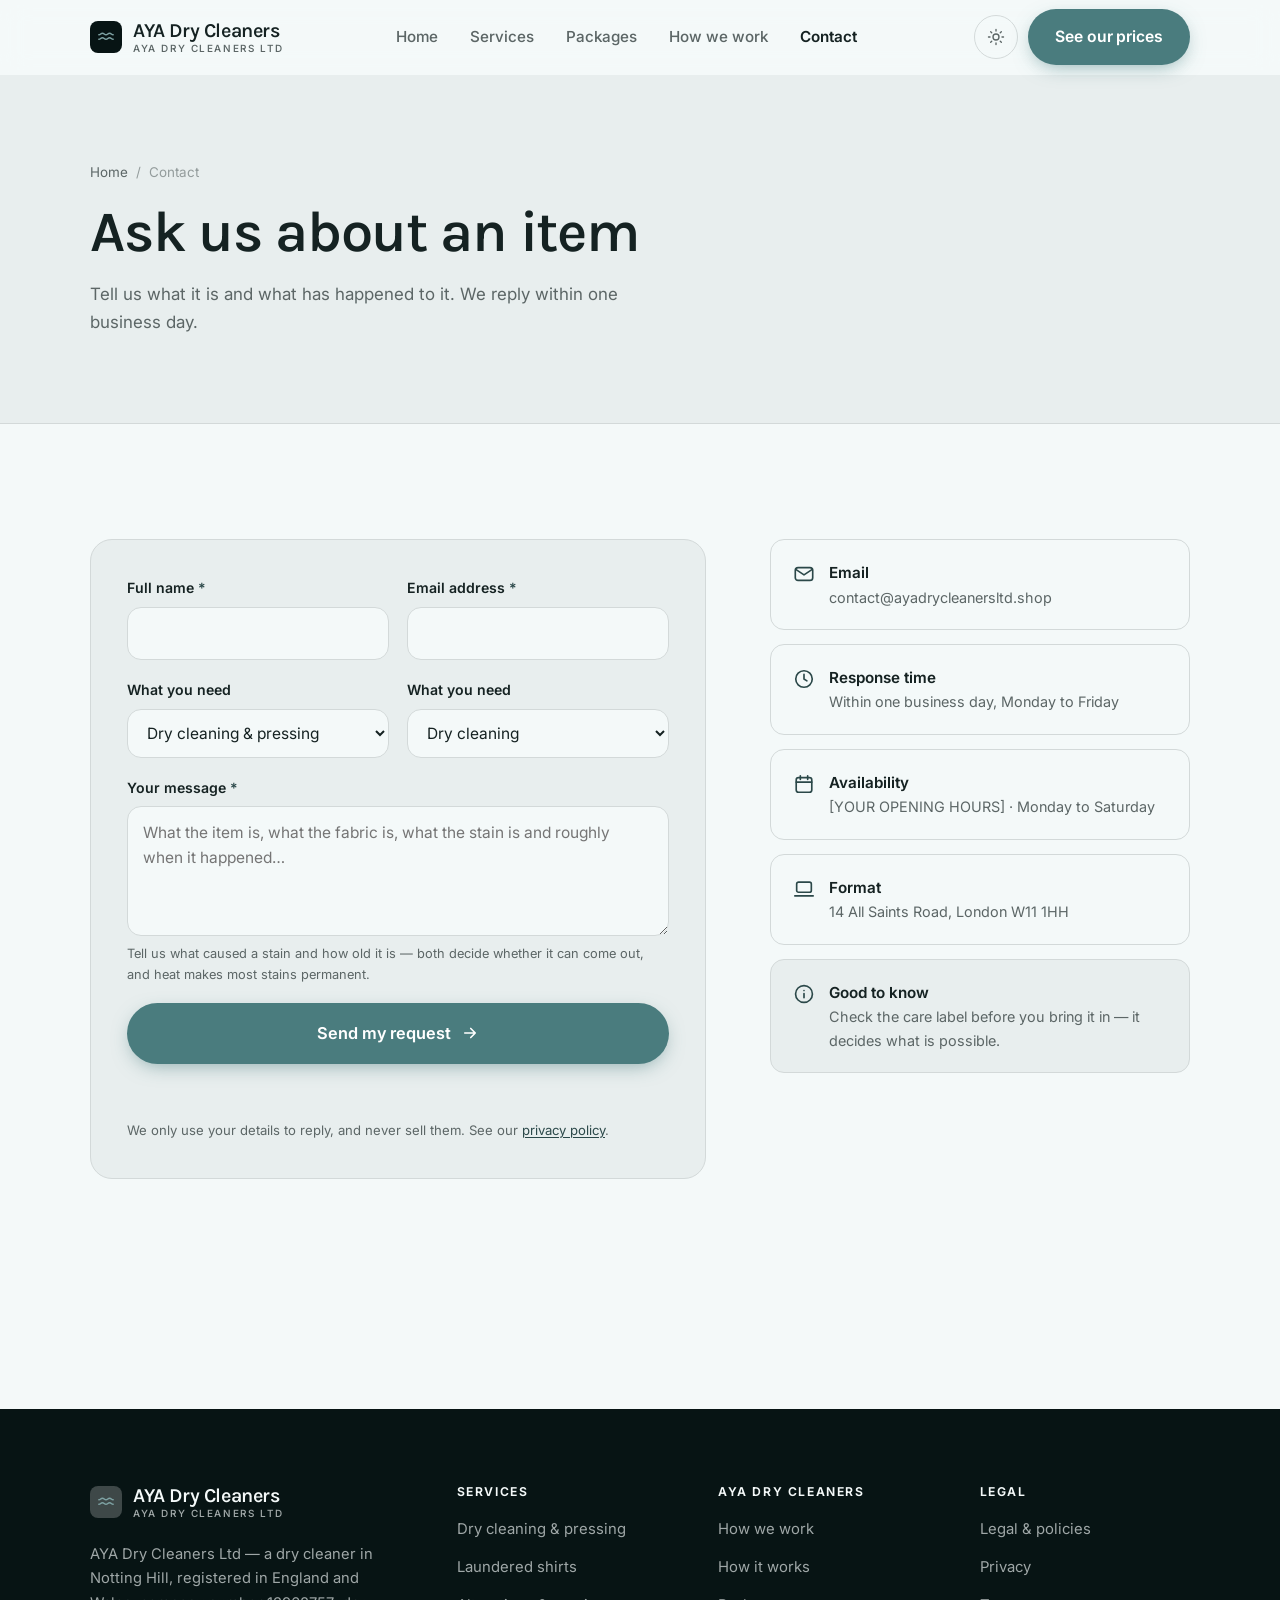
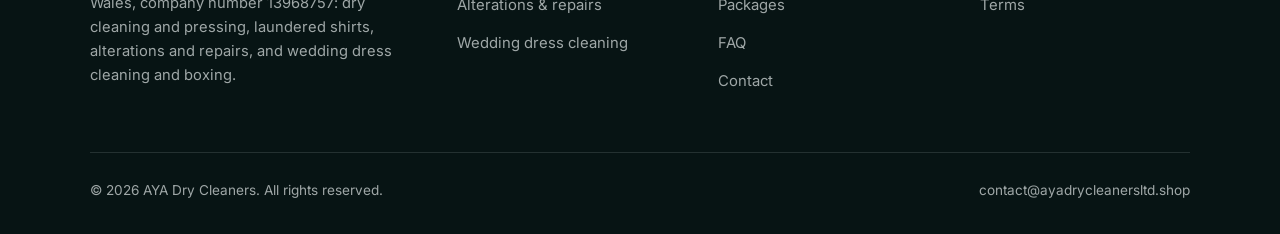
<file: contact.html>
<!DOCTYPE html>
<html lang="en" class="no-js">
<head>
<meta charset="utf-8">
<meta name="viewport" content="width=device-width, initial-scale=1">
<title>Contact — AYA Dry Cleaners</title>
<meta name="description" content="Contact AYA Dry Cleaners Ltd. We reply within one business day.">
<link rel="canonical" href="https://ayadrycleanersltd.shop/contact.html">

<meta property="og:type" content="website">
<meta property="og:url" content="https://ayadrycleanersltd.shop/contact.html">
<meta property="og:site_name" content="AYA Dry Cleaners">
<meta property="og:locale" content="en_US">
<meta property="og:title" content="Contact — AYA Dry Cleaners">
<meta property="og:description" content="Contact AYA Dry Cleaners Ltd. We reply within one business day.">
<meta name="theme-color" content="#071414">

<link rel="icon" href="assets/img/favicon.svg" type="image/svg+xml">
<link rel="preconnect" href="https://fonts.googleapis.com">
<link rel="preconnect" href="https://fonts.gstatic.com" crossorigin>
<link rel="stylesheet" href="https://fonts.googleapis.com/css2?family=Karla:wght@400..700&family=Inter:wght@400..700&display=swap">
<link rel="stylesheet" href="assets/css/style.css">

<!-- Thème appliqué avant le premier rendu (évite le flash) -->
<script>
document.documentElement.classList.remove('no-js');
(function(){try{var t=localStorage.getItem('site-theme');if(t){document.documentElement.setAttribute('data-theme',t);}}catch(e){}})();
</script>
</head>

<body>
<a class="skip-link" href="#main">Skip to main content</a>

<header class="site-header">
  <nav class="wrap nav" aria-label="Main navigation">
    <a class="brand" href="index.html">
      <svg class="brand__mark" viewBox="0 0 64 64" aria-hidden="true">
        <rect class="bm-bg" width="64" height="64" rx="16"/>
        <g class="bm-ic" transform="translate(14 14) scale(1.5)" fill="none" stroke-width="2.1" stroke-linecap="round" stroke-linejoin="round"><path d="M2.5 9c2.4 0 2.4-2 4.75-2s2.4 2 4.75 2 2.4-2 4.75-2 2.4 2 4.75 2M2.5 15c2.4 0 2.4-2 4.75-2s2.4 2 4.75 2 2.4-2 4.75-2 2.4 2 4.75 2"/></g>
      </svg>
      <span>AYA Dry Cleaners<span class="brand__sub">AYA Dry Cleaners Ltd</span></span>
    </a>

    <ul class="nav__links" id="nav-links">
      <li><a href="index.html">Home</a></li>
      <li><a href="programs.html">Services</a></li>
      <li><a href="index.html#pricing">Packages</a></li>
      <li><a href="about.html">How we work</a></li>
      <li><a href="contact.html" aria-current="page">Contact</a></li>
      <li><a class="btn btn--primary" href="contact.html">See our prices</a></li>
    </ul>

    <div class="nav__cta">
      <button class="theme-toggle" type="button" aria-label="Switch to dark theme">
        <svg class="icon-sun" viewBox="0 0 24 24" fill="none" stroke="currentColor" stroke-width="1.8" stroke-linecap="round" aria-hidden="true"><circle cx="12" cy="12" r="4"/><path d="M12 2v2m0 16v2M2 12h2m16 0h2M4.9 4.9l1.4 1.4m11.4 11.4 1.4 1.4M19.1 4.9l-1.4 1.4M6.3 17.7l-1.4 1.4"/></svg>
        <svg class="icon-moon" viewBox="0 0 24 24" fill="none" stroke="currentColor" stroke-width="1.8" stroke-linecap="round" stroke-linejoin="round" aria-hidden="true"><path d="M21 12.8A9 9 0 1 1 11.2 3a7 7 0 0 0 9.8 9.8z"/></svg>
      </button>
      <a class="btn btn--primary" href="contact.html">See our prices</a>
      <button class="nav__toggle" type="button" aria-expanded="false" aria-controls="nav-links" aria-label="Open menu">
        <svg class="icon-open" viewBox="0 0 24 24" fill="none" stroke="currentColor" stroke-width="2" stroke-linecap="round" aria-hidden="true"><path d="M3 6h18M3 12h18M3 18h18"/></svg>
        <svg class="icon-close" viewBox="0 0 24 24" fill="none" stroke="currentColor" stroke-width="2" stroke-linecap="round" aria-hidden="true"><path d="M6 6l12 12M18 6L6 18"/></svg>
      </button>
    </div>
  </nav>
</header>

<main id="main">

<section class="page-head">
  <div class="wrap">
    <nav class="breadcrumb" aria-label="Breadcrumb">
      <a href="index.html">Home</a><span>/</span><span aria-current="page">Contact</span>
    </nav>
    <h1>Ask us about an item</h1>
    <p>Tell us what it is and what has happened to it. We reply within one business day.</p>
  </div>
</section>

<section class="section wrap">
  <div class="form-layout">

    <!--
      FORM: the action attribute holds a placeholder id. Create a free form at
      https://formspree.io and replace VOTRE_ID_FORMSPREE. Until then, the button
      opens the visitor's email app with a pre-filled message to contact@ayadrycleanersltd.shop.
    -->
    <form class="form" id="contact-form" action="https://formspree.io/f/VOTRE_ID_FORMSPREE" method="POST"
          data-email="contact@ayadrycleanersltd.shop" data-subject="Dry cleaning enquiry"
          data-msg-mail="Your email app will open with the message ready to send." data-msg-sending="Sending…"
          data-msg-ok="Thanks! Your message is on its way. We reply within one business day." data-msg-err="Sending failed. Please email us directly at">
      <div class="form__row">
        <div class="field">
          <label for="nom">Full name <span class="req" aria-hidden="true">*</span></label>
          <input type="text" id="nom" name="nom" autocomplete="name" required>
        </div>
        <div class="field">
          <label for="email">Email address <span class="req" aria-hidden="true">*</span></label>
          <input type="email" id="email" name="email" autocomplete="email" required>
        </div>
      </div>

      <div class="form__row">
        <div class="field">
          <label for="programme">What you need</label>
          <select id="programme" name="programme">
            <option>Dry cleaning &amp; pressing</option>
            <option>Laundered shirts</option>
            <option>Alterations &amp; repairs</option>
            <option>Wedding dress cleaning</option>
            <option>Not sure yet</option>
          </select>
        </div>
        <div class="field">
          <label for="niveau">What you need</label>
          <select id="niveau" name="niveau">
            <option>Dry cleaning</option>
            <option>Weekly shirts</option>
            <option>An alteration</option>
            <option>A wedding dress</option>
          </select>
        </div>
      </div>

      <div class="field">
        <label for="message">Your message <span class="req" aria-hidden="true">*</span></label>
        <textarea id="message" name="message" required placeholder="What the item is, what the fabric is, what the stain is and roughly when it happened…"></textarea>
        <span class="field__hint">Tell us what caused a stain and how old it is — both decide whether it can come out, and heat makes most stains permanent.</span>
      </div>

      <!-- Bot trap: hidden from humans -->
      <div class="visually-hidden" aria-hidden="true">
        <label for="site-web">Leave this field empty</label>
        <input type="text" id="site-web" name="_gotcha" tabindex="-1" autocomplete="off">
      </div>

      <button class="btn btn--primary btn--lg" type="submit">Send my request <svg viewBox="0 0 24 24" fill="none" stroke="currentColor" stroke-width="2.2" stroke-linecap="round" stroke-linejoin="round" aria-hidden="true"><path d="M5 12h14M13 6l6 6-6 6"/></svg></button>

      <p id="form-status" class="form__status" role="status" aria-live="polite"></p>

      <p class="form__note">
        We only use your details to reply, and never sell them. See our <a href="legal.html#privacy">privacy policy</a>.
      </p>
    </form>

    <aside class="contact-aside">
      <div class="contact-card">
        <svg viewBox="0 0 24 24" fill="none" stroke="currentColor" stroke-width="1.8" stroke-linecap="round" stroke-linejoin="round" aria-hidden="true"><rect x="2.5" y="5" width="19" height="14" rx="3"/><path d="M3 7l9 6 9-6"/></svg>
        <div><b>Email</b><a href="mailto:contact@ayadrycleanersltd.shop">contact@ayadrycleanersltd.shop</a></div>
      </div>
      <div class="contact-card">
        <svg viewBox="0 0 24 24" fill="none" stroke="currentColor" stroke-width="1.8" stroke-linecap="round" stroke-linejoin="round" aria-hidden="true"><circle cx="12" cy="12" r="9"/><path d="M12 7v5l3.2 2"/></svg>
        <div><b>Response time</b><span>Within one business day, Monday to Friday</span></div>
      </div>
      <div class="contact-card">
        <svg viewBox="0 0 24 24" fill="none" stroke="currentColor" stroke-width="1.8" stroke-linecap="round" stroke-linejoin="round" aria-hidden="true"><rect x="3.5" y="5" width="17" height="16" rx="2.5"/><path d="M8 3v4M16 3v4M3.5 10h17"/></svg>
        <div><b>Availability</b><span>[YOUR OPENING HOURS] · Monday to Saturday</span></div>
      </div>
      <div class="contact-card">
        <svg viewBox="0 0 24 24" fill="none" stroke="currentColor" stroke-width="1.8" stroke-linecap="round" stroke-linejoin="round" aria-hidden="true"><rect x="4" y="4.5" width="16" height="11" rx="2"/><path d="M2 19.5h20"/></svg>
        <div><b>Format</b><span>14 All Saints Road, London W11 1HH</span></div>
      </div>
      <div class="contact-card contact-card--soft">
        <svg viewBox="0 0 24 24" fill="none" stroke="currentColor" stroke-width="1.8" stroke-linecap="round" stroke-linejoin="round" aria-hidden="true"><circle cx="12" cy="12" r="9.2"/><path d="M12 16v-4.5M12 8.2v.1"/></svg>
        <div><b>Good to know</b><span>Check the care label before you bring it in — it decides what is possible.</span></div>
      </div>
    </aside>

  </div>
</section>

</main>

<footer class="site-footer">
  <div class="wrap">
    <div class="footer__grid">
      <div class="footer__brand">
        <a class="brand" href="index.html">
          <svg class="brand__mark" viewBox="0 0 64 64" aria-hidden="true">
        <rect class="bm-bg" width="64" height="64" rx="16"/>
        <g class="bm-ic" transform="translate(14 14) scale(1.5)" fill="none" stroke-width="2.1" stroke-linecap="round" stroke-linejoin="round"><path d="M2.5 9c2.4 0 2.4-2 4.75-2s2.4 2 4.75 2 2.4-2 4.75-2 2.4 2 4.75 2M2.5 15c2.4 0 2.4-2 4.75-2s2.4 2 4.75 2 2.4-2 4.75-2 2.4 2 4.75 2"/></g>
      </svg>
          <span>AYA Dry Cleaners<span class="brand__sub">AYA Dry Cleaners Ltd</span></span>
        </a>
        <p>AYA Dry Cleaners Ltd — a dry cleaner in Notting Hill, registered in England and Wales, company number 13968757: dry cleaning and pressing, laundered shirts, alterations and repairs, and wedding dress cleaning and boxing.</p>
      </div>

      <div class="footer__col">
        <h4>Services</h4>
        <ul>
          <li><a href="programs.html#cleaning">Dry cleaning &amp; pressing</a></li>
          <li><a href="programs.html#shirts">Laundered shirts</a></li>
          <li><a href="programs.html#alterations">Alterations &amp; repairs</a></li>
          <li><a href="programs.html#wedding">Wedding dress cleaning</a></li>
        </ul>
      </div>

      <div class="footer__col">
        <h4>AYA Dry Cleaners</h4>
        <ul>
          <li><a href="about.html">How we work</a></li>
          <li><a href="index.html#how-it-works">How it works</a></li>
          <li><a href="index.html#pricing">Packages</a></li>
          <li><a href="index.html#faq">FAQ</a></li>
          <li><a href="contact.html">Contact</a></li>
        </ul>
      </div>

      <div class="footer__col">
        <h4>Legal</h4>
        <ul>
          <li><a href="legal.html">Legal &amp; policies</a></li>
          <li><a href="legal.html#privacy">Privacy</a></li>
          <li><a href="legal.html#terms">Terms</a></li>
        </ul>
      </div>
    </div>

    <div class="footer__bottom">
      <p>© <span data-year>2026</span> AYA Dry Cleaners. All rights reserved.</p>
      <p><a href="mailto:contact@ayadrycleanersltd.shop">contact@ayadrycleanersltd.shop</a></p>
    </div>
  </div>
</footer>

<script src="assets/js/main.js" defer></script>
</body>
</html>
</file>
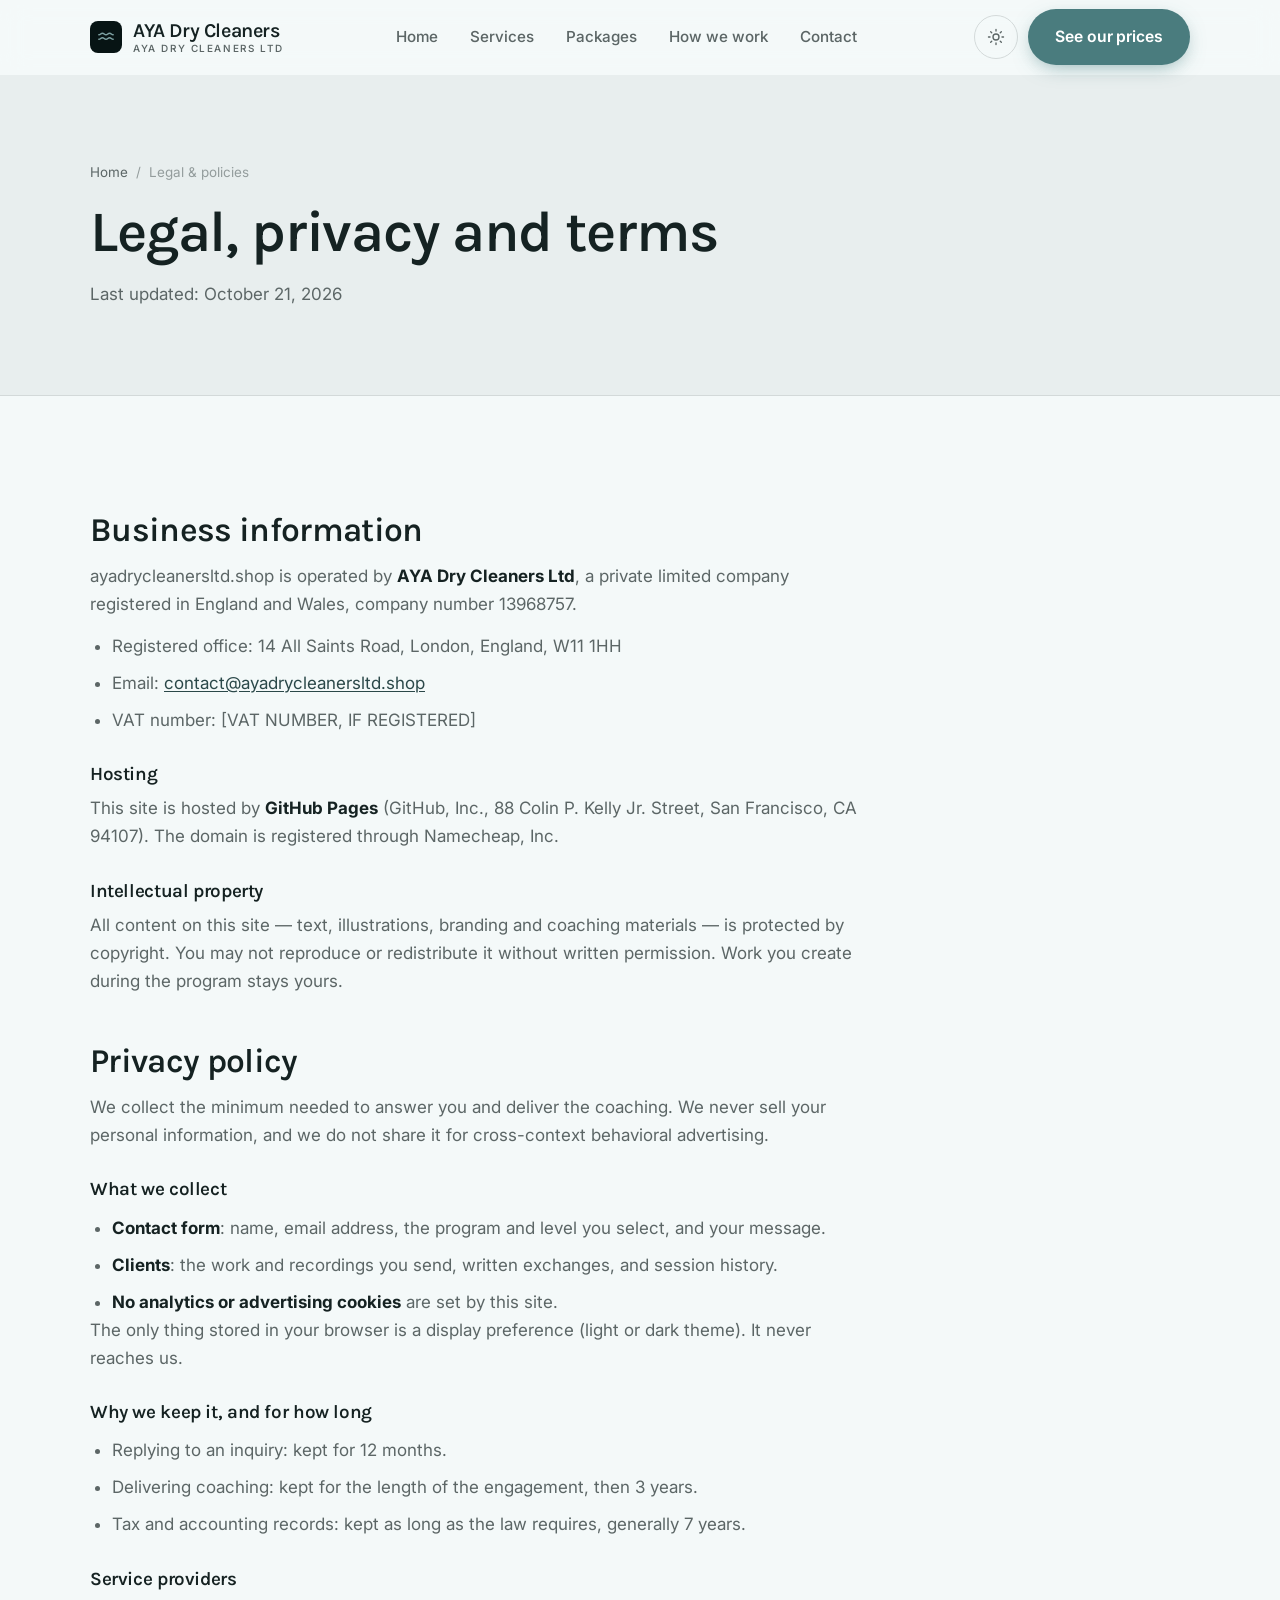
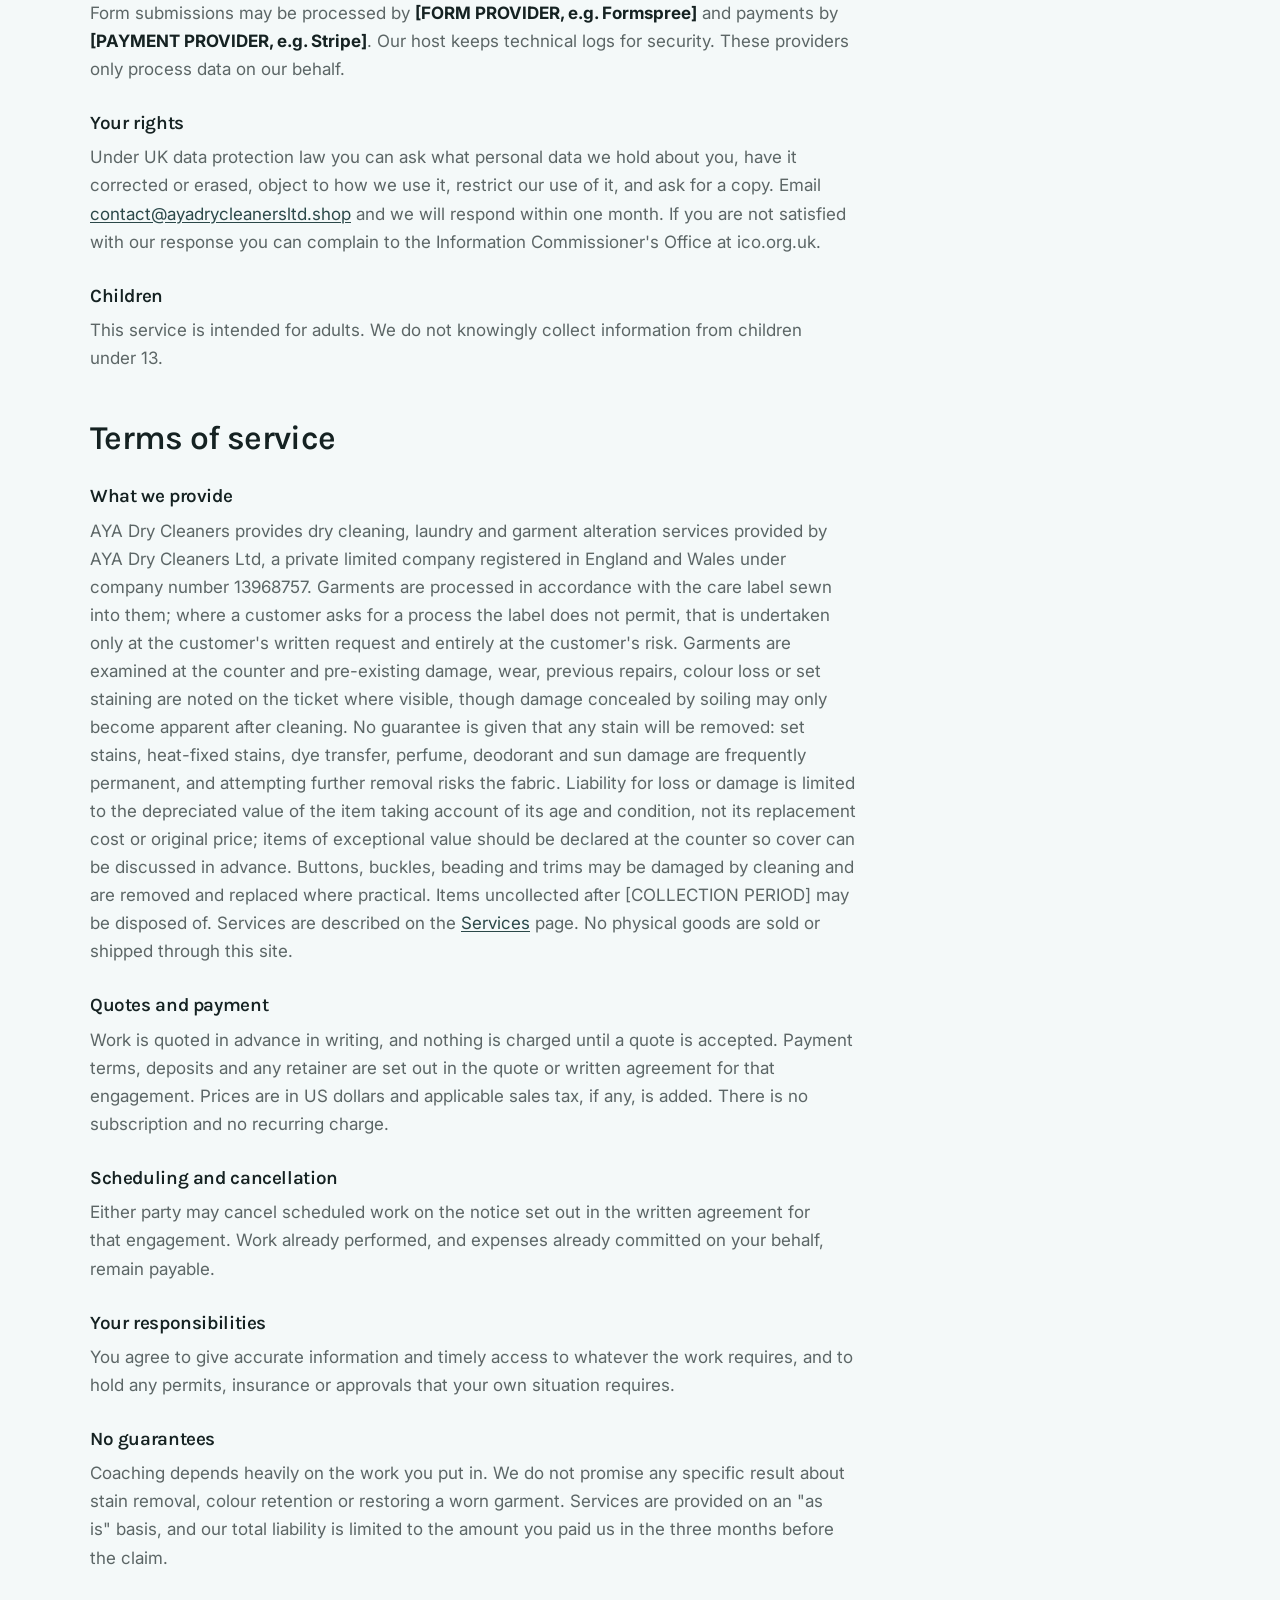
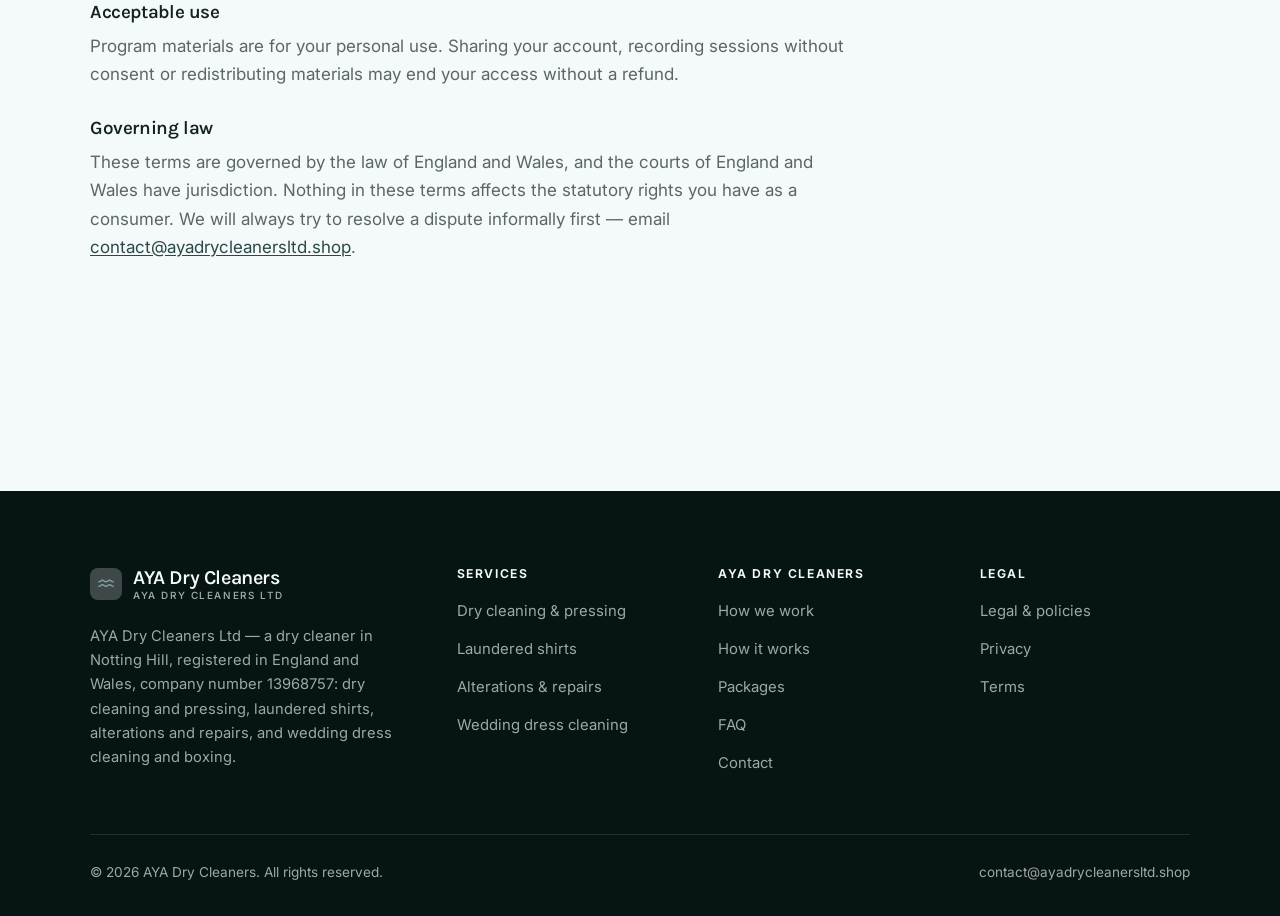
<file: legal.html>
<!DOCTYPE html>
<html lang="en" class="no-js">
<head>
<meta charset="utf-8">
<meta name="viewport" content="width=device-width, initial-scale=1">
<title>Legal, privacy and terms — AYA Dry Cleaners</title>
<meta name="description" content="Business information, privacy policy and terms of service for AYA Dry Cleaners.">
<meta name="robots" content="noindex">

<meta property="og:type" content="website">
<meta property="og:url" content="https://ayadrycleanersltd.shop/legal.html">
<meta property="og:site_name" content="AYA Dry Cleaners">
<meta property="og:locale" content="en_US">
<meta property="og:title" content="Legal, privacy and terms — AYA Dry Cleaners">
<meta property="og:description" content="Business information, privacy policy and terms of service for AYA Dry Cleaners.">
<meta name="theme-color" content="#071414">

<link rel="icon" href="assets/img/favicon.svg" type="image/svg+xml">
<link rel="preconnect" href="https://fonts.googleapis.com">
<link rel="preconnect" href="https://fonts.gstatic.com" crossorigin>
<link rel="stylesheet" href="https://fonts.googleapis.com/css2?family=Karla:wght@400..700&family=Inter:wght@400..700&display=swap">
<link rel="stylesheet" href="assets/css/style.css">

<!-- Thème appliqué avant le premier rendu (évite le flash) -->
<script>
document.documentElement.classList.remove('no-js');
(function(){try{var t=localStorage.getItem('site-theme');if(t){document.documentElement.setAttribute('data-theme',t);}}catch(e){}})();
</script>
</head>

<body>
<a class="skip-link" href="#main">Skip to main content</a>

<header class="site-header">
  <nav class="wrap nav" aria-label="Main navigation">
    <a class="brand" href="index.html">
      <svg class="brand__mark" viewBox="0 0 64 64" aria-hidden="true">
        <rect class="bm-bg" width="64" height="64" rx="16"/>
        <g class="bm-ic" transform="translate(14 14) scale(1.5)" fill="none" stroke-width="2.1" stroke-linecap="round" stroke-linejoin="round"><path d="M2.5 9c2.4 0 2.4-2 4.75-2s2.4 2 4.75 2 2.4-2 4.75-2 2.4 2 4.75 2M2.5 15c2.4 0 2.4-2 4.75-2s2.4 2 4.75 2 2.4-2 4.75-2 2.4 2 4.75 2"/></g>
      </svg>
      <span>AYA Dry Cleaners<span class="brand__sub">AYA Dry Cleaners Ltd</span></span>
    </a>

    <ul class="nav__links" id="nav-links">
      <li><a href="index.html">Home</a></li>
      <li><a href="programs.html">Services</a></li>
      <li><a href="index.html#pricing">Packages</a></li>
      <li><a href="about.html">How we work</a></li>
      <li><a href="contact.html">Contact</a></li>
      <li><a class="btn btn--primary" href="contact.html">See our prices</a></li>
    </ul>

    <div class="nav__cta">
      <button class="theme-toggle" type="button" aria-label="Switch to dark theme">
        <svg class="icon-sun" viewBox="0 0 24 24" fill="none" stroke="currentColor" stroke-width="1.8" stroke-linecap="round" aria-hidden="true"><circle cx="12" cy="12" r="4"/><path d="M12 2v2m0 16v2M2 12h2m16 0h2M4.9 4.9l1.4 1.4m11.4 11.4 1.4 1.4M19.1 4.9l-1.4 1.4M6.3 17.7l-1.4 1.4"/></svg>
        <svg class="icon-moon" viewBox="0 0 24 24" fill="none" stroke="currentColor" stroke-width="1.8" stroke-linecap="round" stroke-linejoin="round" aria-hidden="true"><path d="M21 12.8A9 9 0 1 1 11.2 3a7 7 0 0 0 9.8 9.8z"/></svg>
      </button>
      <a class="btn btn--primary" href="contact.html">See our prices</a>
      <button class="nav__toggle" type="button" aria-expanded="false" aria-controls="nav-links" aria-label="Open menu">
        <svg class="icon-open" viewBox="0 0 24 24" fill="none" stroke="currentColor" stroke-width="2" stroke-linecap="round" aria-hidden="true"><path d="M3 6h18M3 12h18M3 18h18"/></svg>
        <svg class="icon-close" viewBox="0 0 24 24" fill="none" stroke="currentColor" stroke-width="2" stroke-linecap="round" aria-hidden="true"><path d="M6 6l12 12M18 6L6 18"/></svg>
      </button>
    </div>
  </nav>
</header>

<main id="main">

<section class="page-head">
  <div class="wrap">
    <nav class="breadcrumb" aria-label="Breadcrumb">
      <a href="index.html">Home</a><span>/</span><span aria-current="page">Legal &amp; policies</span>
    </nav>
    <h1>Legal, privacy and terms</h1>
    <p>Last updated: <time datetime="2026-10-21">October 21, 2026</time></p>
  </div>
</section>

<section class="section wrap">
  <div class="prose">

    <!--
      TO DO: this is a skeleton, not legal advice. Replace every [BRACKET] with
      your real details before selling, and have a lawyer review it if you can.
      Consumer protection rules differ by state.
    -->

    <h2 id="business">Business information</h2>
    <p>
      ayadrycleanersltd.shop is operated by <strong>AYA Dry Cleaners Ltd</strong>, a private limited
      company registered in England and Wales, company number 13968757.
    </p>
    <ul>
      <li>Registered office: 14 All Saints Road, London, England, W11 1HH</li>
      <li>Email: <a href="mailto:contact@ayadrycleanersltd.shop">contact@ayadrycleanersltd.shop</a></li>
      <li>VAT number: [VAT NUMBER, IF REGISTERED]</li>
    </ul>

    <h3>Hosting</h3>
    <p>
      This site is hosted by <strong>GitHub Pages</strong> (GitHub, Inc., 88 Colin P. Kelly Jr. Street,
      San Francisco, CA 94107). The domain is registered through Namecheap, Inc.
    </p>

    <h3>Intellectual property</h3>
    <p>
      All content on this site — text, illustrations, branding and coaching materials — is protected by
      copyright. You may not reproduce or redistribute it without written permission. Work you create during
      the program stays yours.
    </p>

    <h2 id="privacy">Privacy policy</h2>
    <p>
      We collect the minimum needed to answer you and deliver the coaching. We never sell your personal
      information, and we do not share it for cross-context behavioral advertising.
    </p>
    <h3>What we collect</h3>
    <ul>
      <li><strong>Contact form</strong>: name, email address, the program and level you select, and your message.</li>
      <li><strong>Clients</strong>: the work and recordings you send, written exchanges, and session history.</li>
      <li><strong>No analytics or advertising cookies</strong> are set by this site.</li>
    </ul>
    <p>
      The only thing stored in your browser is a display preference (light or dark theme). It never reaches us.
    </p>
    <h3>Why we keep it, and for how long</h3>
    <ul>
      <li>Replying to an inquiry: kept for 12 months.</li>
      <li>Delivering coaching: kept for the length of the engagement, then 3 years.</li>
      <li>Tax and accounting records: kept as long as the law requires, generally 7 years.</li>
    </ul>
    <h3>Service providers</h3>
    <p>
      Form submissions may be processed by <strong>[FORM PROVIDER, e.g. Formspree]</strong> and payments by
      <strong>[PAYMENT PROVIDER, e.g. Stripe]</strong>. Our host keeps technical logs for security. These
      providers only process data on our behalf.
    </p>
    <h3>Your rights</h3>
    <p>
      Under UK data protection law you can ask what personal data we hold about you, have it corrected or
      erased, object to how we use it, restrict our use of it, and ask for a copy. Email
      <a href="mailto:contact@ayadrycleanersltd.shop">contact@ayadrycleanersltd.shop</a> and we will respond within one month. If you are not satisfied with
      our response you can complain to the Information Commissioner's Office at ico.org.uk.
    </p>
    <h3>Children</h3>
    <p>
      This service is intended for adults. We do not knowingly collect information from children under 13.
    </p>

    <h2 id="terms">Terms of service</h2>
    <h3>What we provide</h3>
    <p>
      AYA Dry Cleaners provides dry cleaning, laundry and garment alteration services provided by AYA Dry Cleaners Ltd, a private limited company registered in England and Wales under company number 13968757. Garments are processed in accordance with the care label sewn into them; where a customer asks for a process the label does not permit, that is undertaken only at the customer's written request and entirely at the customer's risk. Garments are examined at the counter and pre-existing damage, wear, previous repairs, colour loss or set staining are noted on the ticket where visible, though damage concealed by soiling may only become apparent after cleaning. No guarantee is given that any stain will be removed: set stains, heat-fixed stains, dye transfer, perfume, deodorant and sun damage are frequently permanent, and attempting further removal risks the fabric. Liability for loss or damage is limited to the depreciated value of the item taking account of its age and condition, not its replacement cost or original price; items of exceptional value should be declared at the counter so cover can be discussed in advance. Buttons, buckles, beading and trims may be damaged by cleaning and are removed and replaced where practical. Items uncollected after [COLLECTION PERIOD] may be disposed of. Services are described on the
      <a href="programs.html">Services</a> page. No physical goods are sold or shipped through this site.
    </p>
    <h3>Quotes and payment</h3>
    <p>
      Work is quoted in advance in writing, and nothing is charged until a quote is accepted. Payment terms,
      deposits and any retainer are set out in the quote or written agreement for that engagement. Prices are in
      US dollars and applicable sales tax, if any, is added. There is no subscription and no recurring charge.
    </p>
    <h3>Scheduling and cancellation</h3>
    <p>
      Either party may cancel scheduled work on the notice set out in the written agreement for that engagement.
      Work already performed, and expenses already committed on your behalf, remain payable.
    </p>
    <h3>Your responsibilities</h3>
    <p>
      You agree to give accurate information and timely access to whatever the work requires, and to hold any
      permits, insurance or approvals that your own situation requires.
    </p>

    <h3>No guarantees</h3>
    <p>
      Coaching depends heavily on the work you put in. We do not promise any specific result
      about stain removal, colour retention or restoring a worn garment. Services are provided on an "as is" basis, and our total
      liability is limited to the amount you paid us in the three months before the claim.
    </p>
    <h3>Acceptable use</h3>
    <p>
      Program materials are for your personal use. Sharing your account, recording sessions without consent
      or redistributing materials may end your access without a refund.
    </p>
    <h3>Governing law</h3>
    <p>
      These terms are governed by the law of England and Wales, and the courts of England and Wales have
      jurisdiction. Nothing in these terms affects the statutory rights you have as a consumer. We will always
      try to resolve a dispute informally first — email <a href="mailto:contact@ayadrycleanersltd.shop">contact@ayadrycleanersltd.shop</a>.
    </p>

  </div>
</section>

</main>

<footer class="site-footer">
  <div class="wrap">
    <div class="footer__grid">
      <div class="footer__brand">
        <a class="brand" href="index.html">
          <svg class="brand__mark" viewBox="0 0 64 64" aria-hidden="true">
        <rect class="bm-bg" width="64" height="64" rx="16"/>
        <g class="bm-ic" transform="translate(14 14) scale(1.5)" fill="none" stroke-width="2.1" stroke-linecap="round" stroke-linejoin="round"><path d="M2.5 9c2.4 0 2.4-2 4.75-2s2.4 2 4.75 2 2.4-2 4.75-2 2.4 2 4.75 2M2.5 15c2.4 0 2.4-2 4.75-2s2.4 2 4.75 2 2.4-2 4.75-2 2.4 2 4.75 2"/></g>
      </svg>
          <span>AYA Dry Cleaners<span class="brand__sub">AYA Dry Cleaners Ltd</span></span>
        </a>
        <p>AYA Dry Cleaners Ltd — a dry cleaner in Notting Hill, registered in England and Wales, company number 13968757: dry cleaning and pressing, laundered shirts, alterations and repairs, and wedding dress cleaning and boxing.</p>
      </div>

      <div class="footer__col">
        <h4>Services</h4>
        <ul>
          <li><a href="programs.html#cleaning">Dry cleaning &amp; pressing</a></li>
          <li><a href="programs.html#shirts">Laundered shirts</a></li>
          <li><a href="programs.html#alterations">Alterations &amp; repairs</a></li>
          <li><a href="programs.html#wedding">Wedding dress cleaning</a></li>
        </ul>
      </div>

      <div class="footer__col">
        <h4>AYA Dry Cleaners</h4>
        <ul>
          <li><a href="about.html">How we work</a></li>
          <li><a href="index.html#how-it-works">How it works</a></li>
          <li><a href="index.html#pricing">Packages</a></li>
          <li><a href="index.html#faq">FAQ</a></li>
          <li><a href="contact.html">Contact</a></li>
        </ul>
      </div>

      <div class="footer__col">
        <h4>Legal</h4>
        <ul>
          <li><a href="legal.html">Legal &amp; policies</a></li>
          <li><a href="legal.html#privacy">Privacy</a></li>
          <li><a href="legal.html#terms">Terms</a></li>
        </ul>
      </div>
    </div>

    <div class="footer__bottom">
      <p>© <span data-year>2026</span> AYA Dry Cleaners. All rights reserved.</p>
      <p><a href="mailto:contact@ayadrycleanersltd.shop">contact@ayadrycleanersltd.shop</a></p>
    </div>
  </div>
</footer>

<script src="assets/js/main.js" defer></script>
</body>
</html>
</file>
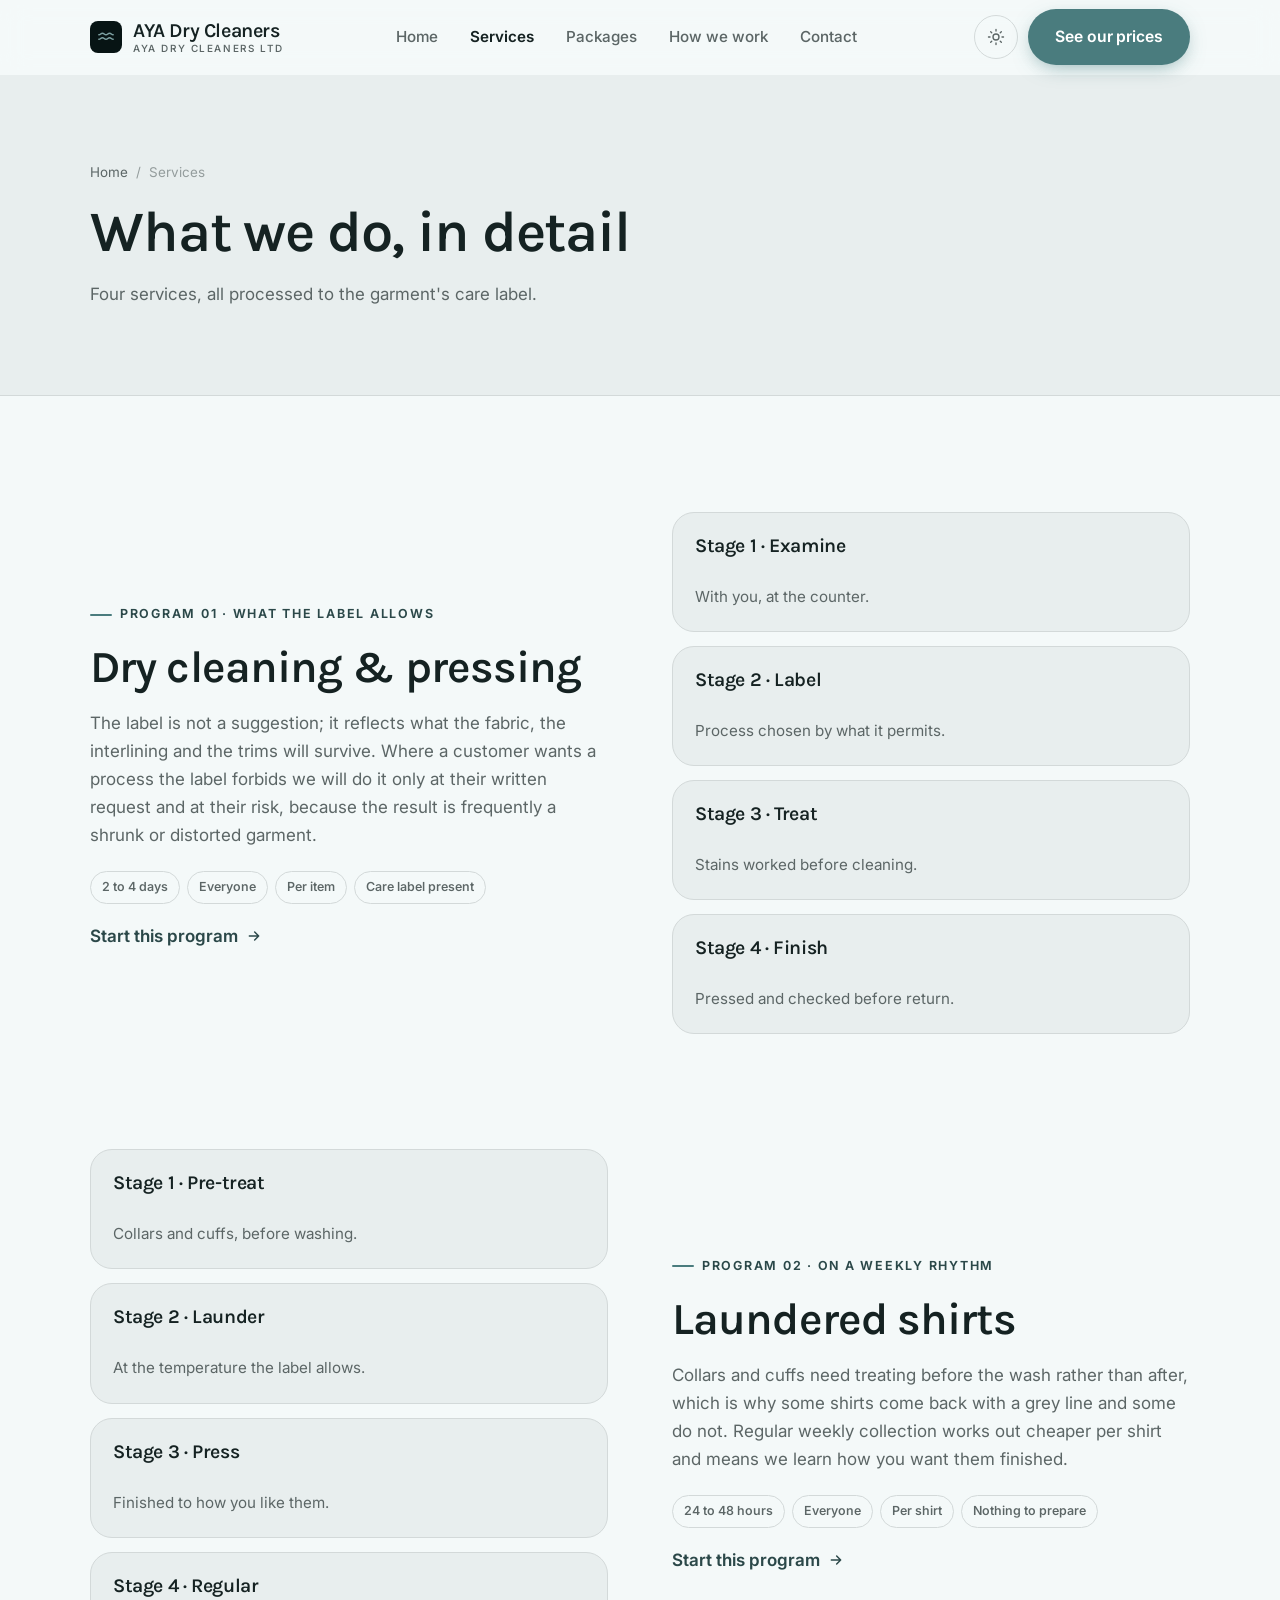
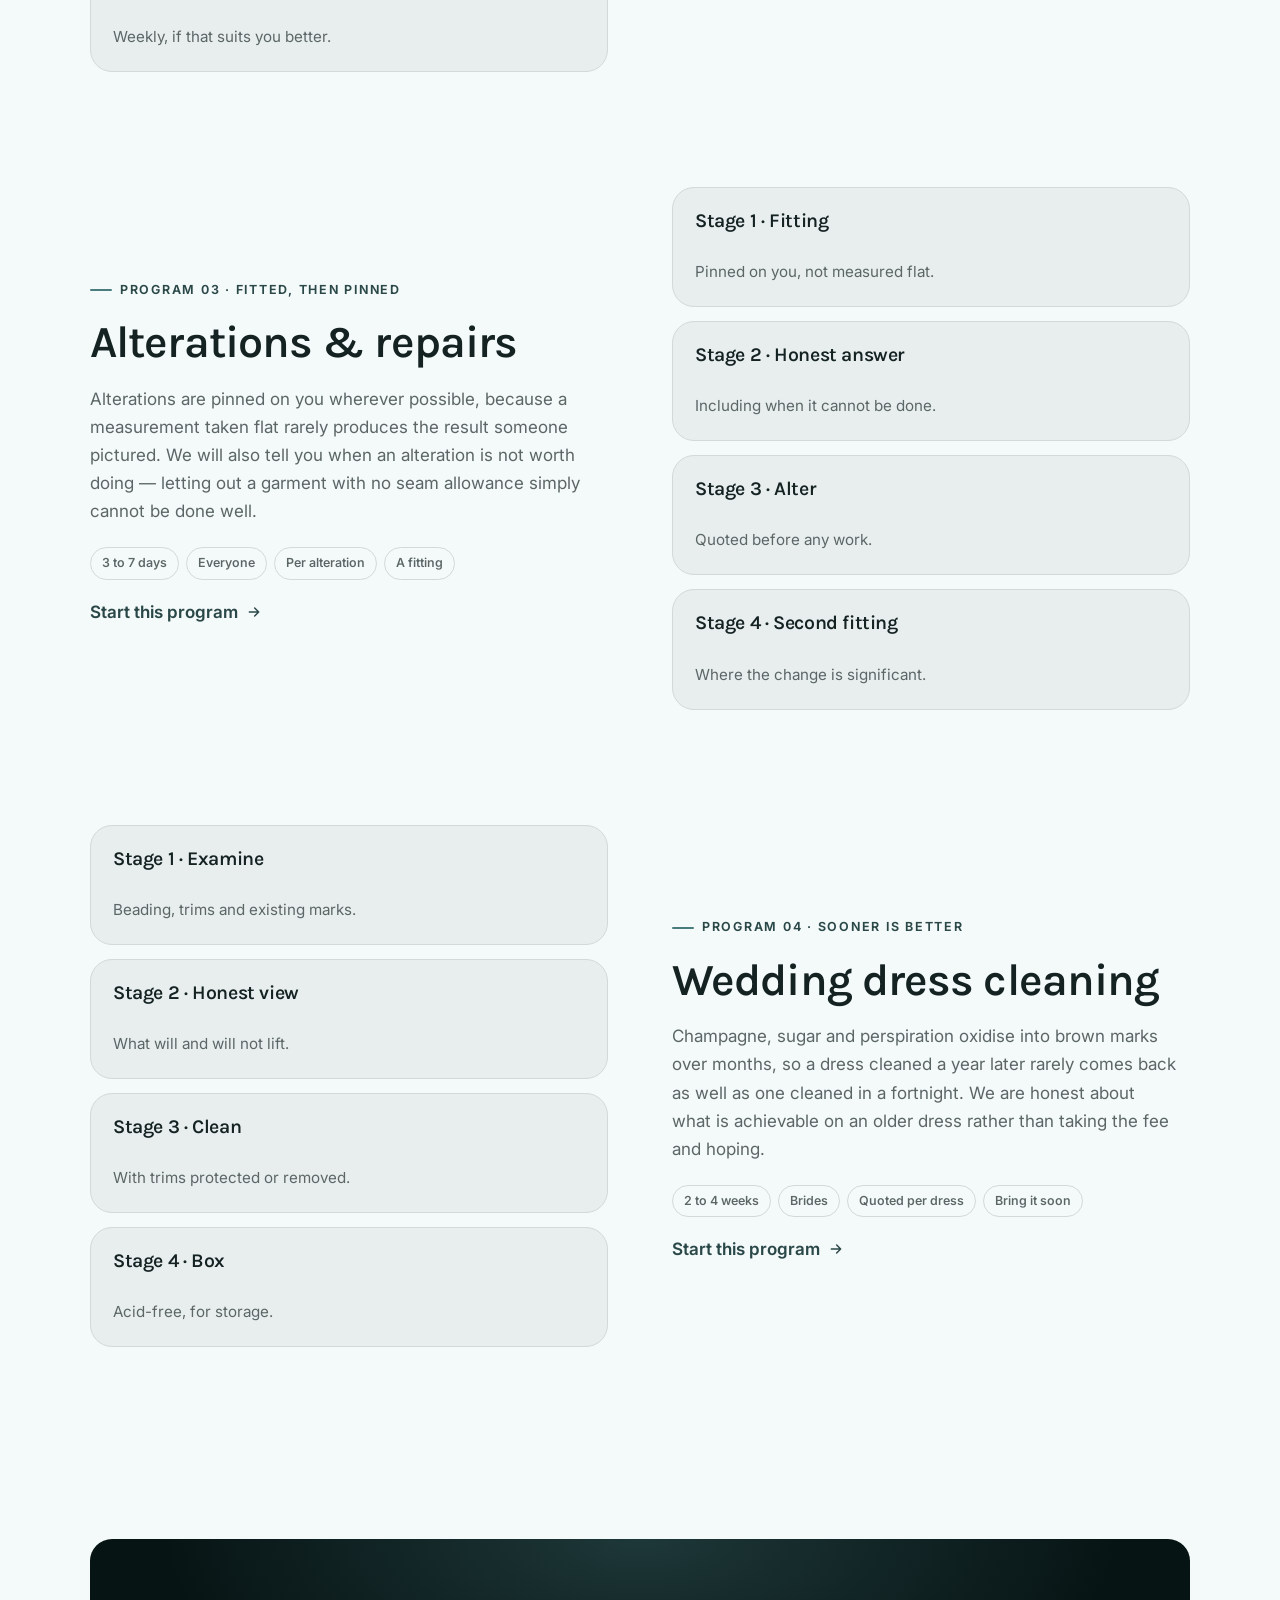
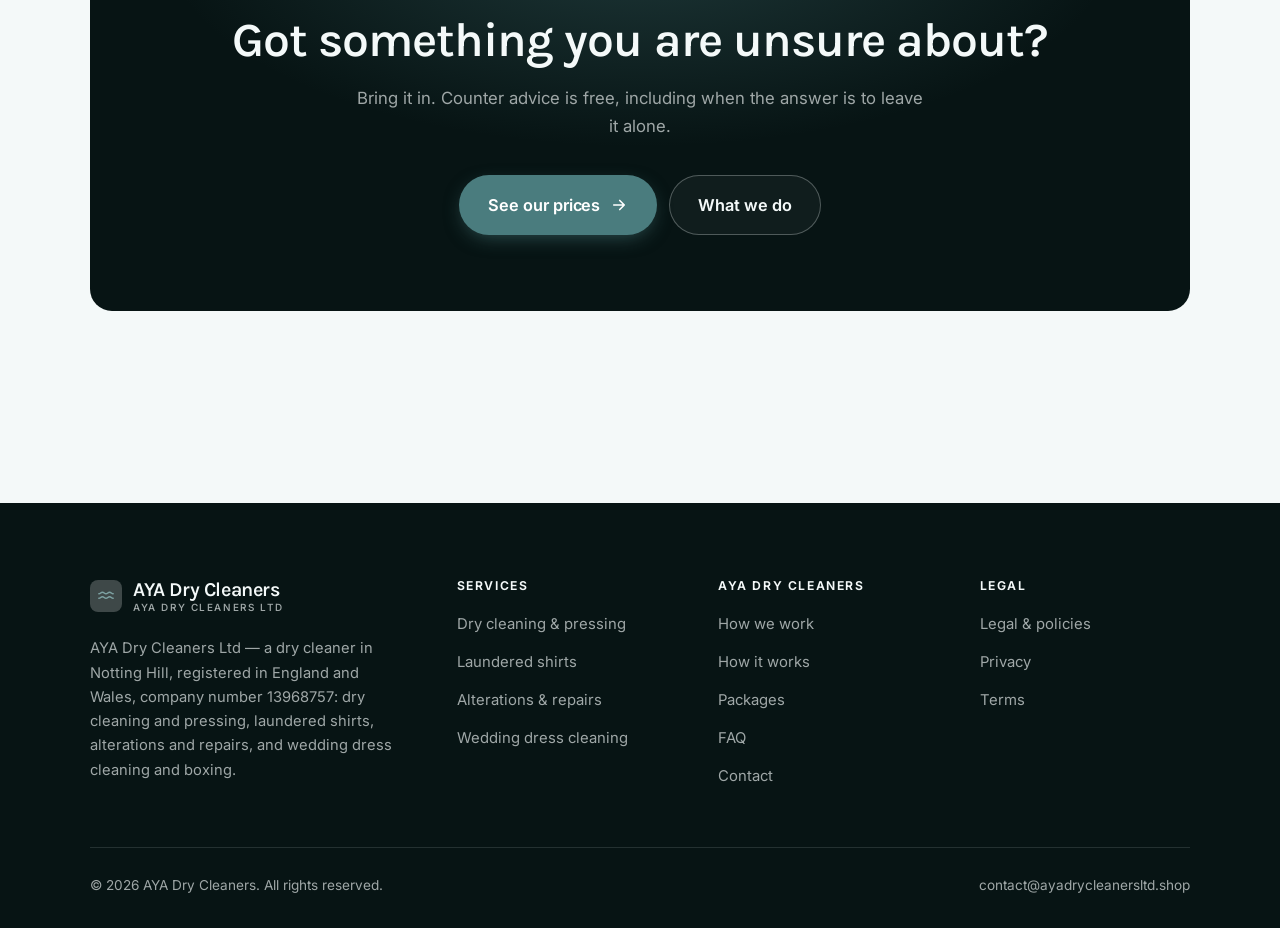
<file: programs.html>
<!DOCTYPE html>
<html lang="en" class="no-js">
<head>
<meta charset="utf-8">
<meta name="viewport" content="width=device-width, initial-scale=1">
<title>Services — AYA Dry Cleaners</title>
<meta name="description" content="Services of AYA Dry Cleaners Ltd: dry cleaning and pressing, laundered shirts, alterations and repairs, and wedding dress cleaning.">
<link rel="canonical" href="https://ayadrycleanersltd.shop/programs.html">

<meta property="og:type" content="website">
<meta property="og:url" content="https://ayadrycleanersltd.shop/programs.html">
<meta property="og:site_name" content="AYA Dry Cleaners">
<meta property="og:locale" content="en_US">
<meta property="og:title" content="Services — AYA Dry Cleaners">
<meta property="og:description" content="Services of AYA Dry Cleaners Ltd: dry cleaning and pressing, laundered shirts, alterations and repairs, and wedding dress cleaning.">
<meta name="theme-color" content="#071414">

<link rel="icon" href="assets/img/favicon.svg" type="image/svg+xml">
<link rel="preconnect" href="https://fonts.googleapis.com">
<link rel="preconnect" href="https://fonts.gstatic.com" crossorigin>
<link rel="stylesheet" href="https://fonts.googleapis.com/css2?family=Karla:wght@400..700&family=Inter:wght@400..700&display=swap">
<link rel="stylesheet" href="assets/css/style.css">

<!-- Thème appliqué avant le premier rendu (évite le flash) -->
<script>
document.documentElement.classList.remove('no-js');
(function(){try{var t=localStorage.getItem('site-theme');if(t){document.documentElement.setAttribute('data-theme',t);}}catch(e){}})();
</script>
</head>

<body>
<a class="skip-link" href="#main">Skip to main content</a>

<header class="site-header">
  <nav class="wrap nav" aria-label="Main navigation">
    <a class="brand" href="index.html">
      <svg class="brand__mark" viewBox="0 0 64 64" aria-hidden="true">
        <rect class="bm-bg" width="64" height="64" rx="16"/>
        <g class="bm-ic" transform="translate(14 14) scale(1.5)" fill="none" stroke-width="2.1" stroke-linecap="round" stroke-linejoin="round"><path d="M2.5 9c2.4 0 2.4-2 4.75-2s2.4 2 4.75 2 2.4-2 4.75-2 2.4 2 4.75 2M2.5 15c2.4 0 2.4-2 4.75-2s2.4 2 4.75 2 2.4-2 4.75-2 2.4 2 4.75 2"/></g>
      </svg>
      <span>AYA Dry Cleaners<span class="brand__sub">AYA Dry Cleaners Ltd</span></span>
    </a>

    <ul class="nav__links" id="nav-links">
      <li><a href="index.html">Home</a></li>
      <li><a href="programs.html" aria-current="page">Services</a></li>
      <li><a href="index.html#pricing">Packages</a></li>
      <li><a href="about.html">How we work</a></li>
      <li><a href="contact.html">Contact</a></li>
      <li><a class="btn btn--primary" href="contact.html">See our prices</a></li>
    </ul>

    <div class="nav__cta">
      <button class="theme-toggle" type="button" aria-label="Switch to dark theme">
        <svg class="icon-sun" viewBox="0 0 24 24" fill="none" stroke="currentColor" stroke-width="1.8" stroke-linecap="round" aria-hidden="true"><circle cx="12" cy="12" r="4"/><path d="M12 2v2m0 16v2M2 12h2m16 0h2M4.9 4.9l1.4 1.4m11.4 11.4 1.4 1.4M19.1 4.9l-1.4 1.4M6.3 17.7l-1.4 1.4"/></svg>
        <svg class="icon-moon" viewBox="0 0 24 24" fill="none" stroke="currentColor" stroke-width="1.8" stroke-linecap="round" stroke-linejoin="round" aria-hidden="true"><path d="M21 12.8A9 9 0 1 1 11.2 3a7 7 0 0 0 9.8 9.8z"/></svg>
      </button>
      <a class="btn btn--primary" href="contact.html">See our prices</a>
      <button class="nav__toggle" type="button" aria-expanded="false" aria-controls="nav-links" aria-label="Open menu">
        <svg class="icon-open" viewBox="0 0 24 24" fill="none" stroke="currentColor" stroke-width="2" stroke-linecap="round" aria-hidden="true"><path d="M3 6h18M3 12h18M3 18h18"/></svg>
        <svg class="icon-close" viewBox="0 0 24 24" fill="none" stroke="currentColor" stroke-width="2" stroke-linecap="round" aria-hidden="true"><path d="M6 6l12 12M18 6L6 18"/></svg>
      </button>
    </div>
  </nav>
</header>

<main id="main">

<section class="page-head">
  <div class="wrap">
    <nav class="breadcrumb" aria-label="Breadcrumb">
      <a href="index.html">Home</a><span>/</span><span aria-current="page">Services</span>
    </nav>
    <h1>What we do, in detail</h1>
    <p>Four services, all processed to the garment's care label.</p>
  </div>
</section>

<section class="section wrap" id="cleaning">
  <div class="split reveal">
    <div>
      <span class="eyebrow">Program 01 · What the label allows</span>
      <h2>Dry cleaning &amp; pressing</h2>
      <p>The label is not a suggestion; it reflects what the fabric, the interlining and the trims will survive. Where a customer wants a process the label forbids we will do it only at their written request and at their risk, because the result is frequently a shrunk or distorted garment.</p>
      <ul class="tags"><li>2 to 4 days</li><li>Everyone</li><li>Per item</li><li>Care label present</li></ul>
      <p><a class="arrow-link" href="contact.html">Start this program <svg viewBox="0 0 24 24" fill="none" stroke="currentColor" stroke-width="2.2" stroke-linecap="round" stroke-linejoin="round" aria-hidden="true"><path d="M5 12h14M13 6l6 6-6 6"/></svg></a></p>
    </div>
    <div class="grid grid--2 grid--tight">
      <article class="card card--sm">
        <h3>Stage 1 · Examine</h3>
        <p>With you, at the counter.</p>
      </article>
      <article class="card card--sm">
        <h3>Stage 2 · Label</h3>
        <p>Process chosen by what it permits.</p>
      </article>
      <article class="card card--sm">
        <h3>Stage 3 · Treat</h3>
        <p>Stains worked before cleaning.</p>
      </article>
      <article class="card card--sm">
        <h3>Stage 4 · Finish</h3>
        <p>Pressed and checked before return.</p>
      </article>
    </div>
  </div>
</section>

<section class="section section--flush wrap" id="shirts">
  <div class="split reveal">
    <div class="grid grid--2 grid--tight">
      <article class="card card--sm">
        <h3>Stage 1 · Pre-treat</h3>
        <p>Collars and cuffs, before washing.</p>
      </article>
      <article class="card card--sm">
        <h3>Stage 2 · Launder</h3>
        <p>At the temperature the label allows.</p>
      </article>
      <article class="card card--sm">
        <h3>Stage 3 · Press</h3>
        <p>Finished to how you like them.</p>
      </article>
      <article class="card card--sm">
        <h3>Stage 4 · Regular</h3>
        <p>Weekly, if that suits you better.</p>
      </article>
    </div>
    <div>
      <span class="eyebrow">Program 02 · On a weekly rhythm</span>
      <h2>Laundered shirts</h2>
      <p>Collars and cuffs need treating before the wash rather than after, which is why some shirts come back with a grey line and some do not. Regular weekly collection works out cheaper per shirt and means we learn how you want them finished.</p>
      <ul class="tags"><li>24 to 48 hours</li><li>Everyone</li><li>Per shirt</li><li>Nothing to prepare</li></ul>
      <p><a class="arrow-link" href="contact.html">Start this program <svg viewBox="0 0 24 24" fill="none" stroke="currentColor" stroke-width="2.2" stroke-linecap="round" stroke-linejoin="round" aria-hidden="true"><path d="M5 12h14M13 6l6 6-6 6"/></svg></a></p>
    </div>
  </div>
</section>

<section class="section section--flush wrap" id="alterations">
  <div class="split reveal">
    <div>
      <span class="eyebrow">Program 03 · Fitted, then pinned</span>
      <h2>Alterations &amp; repairs</h2>
      <p>Alterations are pinned on you wherever possible, because a measurement taken flat rarely produces the result someone pictured. We will also tell you when an alteration is not worth doing — letting out a garment with no seam allowance simply cannot be done well.</p>
      <ul class="tags"><li>3 to 7 days</li><li>Everyone</li><li>Per alteration</li><li>A fitting</li></ul>
      <p><a class="arrow-link" href="contact.html">Start this program <svg viewBox="0 0 24 24" fill="none" stroke="currentColor" stroke-width="2.2" stroke-linecap="round" stroke-linejoin="round" aria-hidden="true"><path d="M5 12h14M13 6l6 6-6 6"/></svg></a></p>
    </div>
    <div class="grid grid--2 grid--tight">
      <article class="card card--sm">
        <h3>Stage 1 · Fitting</h3>
        <p>Pinned on you, not measured flat.</p>
      </article>
      <article class="card card--sm">
        <h3>Stage 2 · Honest answer</h3>
        <p>Including when it cannot be done.</p>
      </article>
      <article class="card card--sm">
        <h3>Stage 3 · Alter</h3>
        <p>Quoted before any work.</p>
      </article>
      <article class="card card--sm">
        <h3>Stage 4 · Second fitting</h3>
        <p>Where the change is significant.</p>
      </article>
    </div>
  </div>
</section>

<section class="section section--flush wrap" id="wedding">
  <div class="split reveal">
    <div class="grid grid--2 grid--tight">
      <article class="card card--sm">
        <h3>Stage 1 · Examine</h3>
        <p>Beading, trims and existing marks.</p>
      </article>
      <article class="card card--sm">
        <h3>Stage 2 · Honest view</h3>
        <p>What will and will not lift.</p>
      </article>
      <article class="card card--sm">
        <h3>Stage 3 · Clean</h3>
        <p>With trims protected or removed.</p>
      </article>
      <article class="card card--sm">
        <h3>Stage 4 · Box</h3>
        <p>Acid-free, for storage.</p>
      </article>
    </div>
    <div>
      <span class="eyebrow">Program 04 · Sooner is better</span>
      <h2>Wedding dress cleaning</h2>
      <p>Champagne, sugar and perspiration oxidise into brown marks over months, so a dress cleaned a year later rarely comes back as well as one cleaned in a fortnight. We are honest about what is achievable on an older dress rather than taking the fee and hoping.</p>
      <ul class="tags"><li>2 to 4 weeks</li><li>Brides</li><li>Quoted per dress</li><li>Bring it soon</li></ul>
      <p><a class="arrow-link" href="contact.html">Start this program <svg viewBox="0 0 24 24" fill="none" stroke="currentColor" stroke-width="2.2" stroke-linecap="round" stroke-linejoin="round" aria-hidden="true"><path d="M5 12h14M13 6l6 6-6 6"/></svg></a></p>
    </div>
  </div>
</section>

<section class="wrap section--tight">
  <div class="cta-band reveal">
    <h2>Got something you are unsure about?</h2>
    <p>Bring it in. Counter advice is free, including when the answer is to leave it alone.</p>
    <div class="hero__actions">
      <a class="btn btn--primary btn--lg" href="contact.html">See our prices <svg viewBox="0 0 24 24" fill="none" stroke="currentColor" stroke-width="2.2" stroke-linecap="round" stroke-linejoin="round" aria-hidden="true"><path d="M5 12h14M13 6l6 6-6 6"/></svg></a>
      <a class="btn btn--on-dark btn--lg" href="programs.html">What we do</a>
    </div>
  </div>
</section>

</main>

<footer class="site-footer">
  <div class="wrap">
    <div class="footer__grid">
      <div class="footer__brand">
        <a class="brand" href="index.html">
          <svg class="brand__mark" viewBox="0 0 64 64" aria-hidden="true">
        <rect class="bm-bg" width="64" height="64" rx="16"/>
        <g class="bm-ic" transform="translate(14 14) scale(1.5)" fill="none" stroke-width="2.1" stroke-linecap="round" stroke-linejoin="round"><path d="M2.5 9c2.4 0 2.4-2 4.75-2s2.4 2 4.75 2 2.4-2 4.75-2 2.4 2 4.75 2M2.5 15c2.4 0 2.4-2 4.75-2s2.4 2 4.75 2 2.4-2 4.75-2 2.4 2 4.75 2"/></g>
      </svg>
          <span>AYA Dry Cleaners<span class="brand__sub">AYA Dry Cleaners Ltd</span></span>
        </a>
        <p>AYA Dry Cleaners Ltd — a dry cleaner in Notting Hill, registered in England and Wales, company number 13968757: dry cleaning and pressing, laundered shirts, alterations and repairs, and wedding dress cleaning and boxing.</p>
      </div>

      <div class="footer__col">
        <h4>Services</h4>
        <ul>
          <li><a href="programs.html#cleaning">Dry cleaning &amp; pressing</a></li>
          <li><a href="programs.html#shirts">Laundered shirts</a></li>
          <li><a href="programs.html#alterations">Alterations &amp; repairs</a></li>
          <li><a href="programs.html#wedding">Wedding dress cleaning</a></li>
        </ul>
      </div>

      <div class="footer__col">
        <h4>AYA Dry Cleaners</h4>
        <ul>
          <li><a href="about.html">How we work</a></li>
          <li><a href="index.html#how-it-works">How it works</a></li>
          <li><a href="index.html#pricing">Packages</a></li>
          <li><a href="index.html#faq">FAQ</a></li>
          <li><a href="contact.html">Contact</a></li>
        </ul>
      </div>

      <div class="footer__col">
        <h4>Legal</h4>
        <ul>
          <li><a href="legal.html">Legal &amp; policies</a></li>
          <li><a href="legal.html#privacy">Privacy</a></li>
          <li><a href="legal.html#terms">Terms</a></li>
        </ul>
      </div>
    </div>

    <div class="footer__bottom">
      <p>© <span data-year>2026</span> AYA Dry Cleaners. All rights reserved.</p>
      <p><a href="mailto:contact@ayadrycleanersltd.shop">contact@ayadrycleanersltd.shop</a></p>
    </div>
  </div>
</footer>

<script src="assets/js/main.js" defer></script>
</body>
</html>
</file>
<file: assets/css/style.css>
/* AYA Dry Cleaners — couleurs et polices de la marque.
   Modifier ces valeurs suffit à changer l'identité visuelle de tout le site. */
:root {
  --c-accent:    #4a7c7e;
  --c-on-accent: #ffffff;
  --c-ink:       #071414;
  --c-paper:     #f4f9f9;

  --accent-ink-light: color-mix(in srgb, var(--c-accent) 58%, black);
  --accent-on-dark:   color-mix(in srgb, var(--c-accent) 72%, white);

  --font-display: "Karla", system-ui, -apple-system, "Segoe UI", sans-serif;
  --font-body: "Inter", system-ui, -apple-system, "Segoe UI", sans-serif;
  --display-weight: 600;
  --display-tracking: -.02em;
}

/* ==========================================================================
   Feuille de style commune aux sites de coaching
   Les couleurs de marque (--c-accent, --c-on-accent, --c-ink, --c-paper) et
   les polices sont définies juste au-dessus, par site. Tout le reste en dérive.
   ========================================================================== */

/* --------------------------------------------------------------------------
   1. Tokens dérivés
   -------------------------------------------------------------------------- */

:root {
  /* Thème clair */
  --paper:      var(--c-paper);
  --paper-2:    color-mix(in srgb, var(--c-paper) 95%, var(--c-ink));
  --paper-3:    color-mix(in srgb, var(--c-paper) 89%, var(--c-ink));
  --line:       color-mix(in srgb, var(--c-paper) 86%, var(--c-ink));
  --text:       color-mix(in srgb, var(--c-ink) 94%, var(--c-paper));
  --muted:      color-mix(in srgb, var(--c-ink) 64%, var(--c-paper));
  --accent:     var(--c-accent);
  --accent-600: color-mix(in srgb, var(--c-accent) 86%, black);
  --accent-ink: var(--accent-ink-light);
  --on-accent:  var(--c-on-accent);
  --ink:        var(--c-ink);
  --ink-soft:   color-mix(in srgb, var(--c-ink) 90%, white);
  --on-ink:     var(--c-paper);
  --on-ink-mut: color-mix(in srgb, var(--c-paper) 64%, var(--c-ink));
  --brand-bg:   var(--c-ink);

  /* Rayons */
  --r-sm: 8px;
  --r-md: 14px;
  --r-lg: 22px;
  --r-full: 999px;

  /* Ombres */
  --sh-1: 0 1px 2px rgba(0, 0, 0, .05), 0 2px 8px rgba(0, 0, 0, .04);
  --sh-2: 0 2px 4px rgba(0, 0, 0, .05), 0 12px 32px rgba(0, 0, 0, .09);
  --sh-3: 0 4px 8px rgba(0, 0, 0, .06), 0 24px 56px rgba(0, 0, 0, .14);

  /* Rythme */
  --gutter: clamp(16px, 4vw, 40px);
  --maxw: 1180px;
  --section-y: clamp(64px, 9vw, 124px);

  --ease: cubic-bezier(.22, .61, .36, 1);
}

/* Thème sombre — suit le système, sauf si l'utilisateur a choisi « clair » */
@media (prefers-color-scheme: dark) {
  :root:not([data-theme="light"]) {
    --paper:      var(--c-ink);
    --paper-2:    color-mix(in srgb, var(--c-ink) 92%, white);
    --paper-3:    color-mix(in srgb, var(--c-ink) 86%, white);
    --line:       color-mix(in srgb, var(--c-ink) 80%, white);
    --text:       color-mix(in srgb, var(--c-paper) 94%, var(--c-ink));
    --muted:      color-mix(in srgb, var(--c-paper) 66%, var(--c-ink));
    --accent-ink: var(--accent-on-dark);
    --ink:        color-mix(in srgb, var(--c-ink) 72%, black);
    --brand-bg:   color-mix(in srgb, var(--c-ink) 80%, white);
    --sh-1: 0 1px 2px rgba(0, 0, 0, .4), 0 2px 8px rgba(0, 0, 0, .3);
    --sh-2: 0 2px 4px rgba(0, 0, 0, .4), 0 12px 32px rgba(0, 0, 0, .45);
    --sh-3: 0 4px 8px rgba(0, 0, 0, .45), 0 24px 56px rgba(0, 0, 0, .55);
  }
}

/* Thème sombre — choix explicite */
:root[data-theme="dark"] {
  --paper:      var(--c-ink);
  --paper-2:    color-mix(in srgb, var(--c-ink) 92%, white);
  --paper-3:    color-mix(in srgb, var(--c-ink) 86%, white);
  --line:       color-mix(in srgb, var(--c-ink) 80%, white);
  --text:       color-mix(in srgb, var(--c-paper) 94%, var(--c-ink));
  --muted:      color-mix(in srgb, var(--c-paper) 66%, var(--c-ink));
  --accent-ink: var(--accent-on-dark);
  --ink:        color-mix(in srgb, var(--c-ink) 72%, black);
  --brand-bg:   color-mix(in srgb, var(--c-ink) 80%, white);
  --sh-1: 0 1px 2px rgba(0, 0, 0, .4), 0 2px 8px rgba(0, 0, 0, .3);
  --sh-2: 0 2px 4px rgba(0, 0, 0, .4), 0 12px 32px rgba(0, 0, 0, .45);
  --sh-3: 0 4px 8px rgba(0, 0, 0, .45), 0 24px 56px rgba(0, 0, 0, .55);
}

/* --------------------------------------------------------------------------
   2. Reset / base
   -------------------------------------------------------------------------- */

*, *::before, *::after { box-sizing: border-box; }

* { margin: 0; }

html {
  -webkit-text-size-adjust: 100%;
  scroll-behavior: smooth;
  scroll-padding-top: 88px;
}

body {
  background: var(--paper);
  color: var(--text);
  font-family: var(--font-body);
  font-size: 17px;
  line-height: 1.65;
  -webkit-font-smoothing: antialiased;
  text-rendering: optimizeLegibility;
  overflow-x: hidden;
}

img, svg, video { display: block; max-width: 100%; height: auto; }

a { color: inherit; text-decoration: none; }

button, input, textarea, select { font: inherit; color: inherit; }

h1, h2, h3, h4 {
  font-family: var(--font-display);
  font-weight: var(--display-weight);
  line-height: 1.08;
  letter-spacing: var(--display-tracking);
  text-wrap: balance;
}

p { text-wrap: pretty; }

:focus-visible {
  outline: 3px solid var(--accent);
  outline-offset: 3px;
  border-radius: 4px;
}

::selection { background: var(--accent); color: var(--on-accent); }

/* --------------------------------------------------------------------------
   3. Utilitaires de mise en page
   -------------------------------------------------------------------------- */

.wrap {
  width: 100%;
  max-width: var(--maxw);
  margin-inline: auto;
  padding-inline: var(--gutter);
}

.section { padding-block: var(--section-y); }
.section--flush { padding-top: 0; }
.section--tight { padding-block: clamp(48px, 6vw, 80px); }

.skip-link {
  position: absolute;
  left: 12px;
  top: -100px;
  z-index: 200;
  background: var(--accent);
  color: var(--on-accent);
  padding: 12px 20px;
  border-radius: var(--r-sm);
  font-weight: 600;
  transition: top .2s var(--ease);
}
.skip-link:focus { top: 12px; }

.eyebrow {
  display: inline-flex;
  align-items: center;
  gap: 8px;
  font-size: .78rem;
  font-weight: 650;
  letter-spacing: .14em;
  text-transform: uppercase;
  color: var(--accent-ink);
  margin-bottom: 18px;
}
.eyebrow::before {
  content: "";
  width: 22px;
  height: 2px;
  background: var(--accent);
  border-radius: 2px;
}

.section-head { max-width: 62ch; margin-bottom: clamp(36px, 5vw, 60px); }
.section-head h2 { font-size: clamp(2rem, 4.4vw, 3.1rem); }
.section-head p {
  margin-top: 18px;
  color: var(--muted);
  font-size: clamp(1rem, 1.6vw, 1.12rem);
  max-width: 58ch;
}

.section-head--center { margin-inline: auto; text-align: center; }
.section-head--center .eyebrow { justify-content: center; }
.section-head--center p { margin-inline: auto; }

/* --------------------------------------------------------------------------
   4. Boutons
   -------------------------------------------------------------------------- */

.btn {
  display: inline-flex;
  align-items: center;
  justify-content: center;
  gap: 10px;
  padding: 14px 26px;
  border: 1px solid transparent;
  border-radius: var(--r-full);
  font-weight: 620;
  font-size: .98rem;
  letter-spacing: -.005em;
  cursor: pointer;
  white-space: nowrap;
  transition: transform .18s var(--ease), background-color .18s var(--ease),
              border-color .18s var(--ease), box-shadow .18s var(--ease), color .18s var(--ease);
}
.btn:hover { transform: translateY(-2px); }
.btn:active { transform: translateY(0); }

.btn--primary {
  background: var(--accent);
  color: var(--on-accent);
  box-shadow: 0 6px 20px -6px color-mix(in srgb, var(--c-accent) 65%, transparent);
}
.btn--primary:hover {
  background: var(--accent-600);
  box-shadow: 0 12px 28px -8px color-mix(in srgb, var(--c-accent) 70%, transparent);
}

.btn--ghost {
  border-color: var(--line);
  background: transparent;
  color: var(--text);
}
.btn--ghost:hover { border-color: var(--accent); color: var(--accent-ink); }

.btn--on-dark {
  border-color: color-mix(in srgb, var(--c-paper) 28%, transparent);
  color: var(--on-ink);
  background: color-mix(in srgb, var(--c-paper) 4%, transparent);
}
.btn--on-dark:hover {
  border-color: color-mix(in srgb, var(--c-paper) 60%, transparent);
  background: color-mix(in srgb, var(--c-paper) 10%, transparent);
}

.btn--lg { padding: 16px 28px; font-size: 1.02rem; }
.btn--block { width: 100%; }

.btn svg { width: 18px; height: 18px; flex: none; }

@media (max-width: 420px) {
  .btn--lg { padding: 15px 22px; font-size: 1rem; white-space: normal; text-align: center; }
}

/* Lien fléché */
.arrow-link {
  display: inline-flex;
  align-items: center;
  gap: 8px;
  font-weight: 620;
  color: var(--accent-ink);
}
.arrow-link svg { width: 16px; height: 16px; transition: transform .18s var(--ease); }
.arrow-link:hover svg { transform: translateX(4px); }

/* --------------------------------------------------------------------------
   5. En-tête / navigation
   -------------------------------------------------------------------------- */

.site-header {
  position: sticky;
  top: 0;
  z-index: 100;
  background: color-mix(in srgb, var(--paper) 82%, transparent);
  backdrop-filter: saturate(180%) blur(14px);
  -webkit-backdrop-filter: saturate(180%) blur(14px);
  border-bottom: 1px solid transparent;
  transition: border-color .25s var(--ease), background-color .25s var(--ease);
}
.site-header.is-stuck {
  border-bottom-color: var(--line);
  background: color-mix(in srgb, var(--paper) 94%, transparent);
}

.nav {
  display: flex;
  align-items: center;
  justify-content: space-between;
  gap: 24px;
  height: 74px;
}

.brand {
  display: inline-flex;
  align-items: center;
  gap: 11px;
  font-family: var(--font-display);
  font-weight: var(--display-weight);
  font-size: 1.24rem;
  letter-spacing: var(--display-tracking);
  flex: none;
  line-height: 1.1;
}
.brand__mark { width: 32px; height: 32px; flex: none; }
.brand__mark .bm-bg { fill: var(--brand-bg); }
.brand__mark .bm-ic { stroke: var(--accent-on-dark); color: var(--accent-on-dark); }
.brand__sub {
  display: block;
  font-family: var(--font-body);
  font-size: .62rem;
  font-weight: 550;
  letter-spacing: .16em;
  text-transform: uppercase;
  color: var(--muted);
  margin-top: 1px;
}

.nav__links {
  display: flex;
  align-items: center;
  gap: 4px;
  list-style: none;
  padding: 0;
}
.nav__links a {
  display: block;
  padding: 9px 14px;
  border-radius: var(--r-full);
  font-size: .95rem;
  font-weight: 520;
  color: var(--muted);
  transition: color .16s var(--ease), background-color .16s var(--ease);
}
.nav__links a:hover { color: var(--text); background: var(--paper-2); }
.nav__links a[aria-current="page"] { color: var(--text); font-weight: 620; }
.nav__links .btn { display: none; }

.nav__cta { display: flex; align-items: center; gap: 10px; flex: none; }

.nav__toggle {
  display: none;
  width: 44px;
  height: 44px;
  align-items: center;
  justify-content: center;
  background: transparent;
  border: 1px solid var(--line);
  border-radius: var(--r-full);
  cursor: pointer;
}
.nav__toggle svg { width: 20px; height: 20px; }
.nav__toggle .icon-close { display: none; }
.nav__toggle[aria-expanded="true"] .icon-open { display: none; }
.nav__toggle[aria-expanded="true"] .icon-close { display: block; }

@media (max-width: 900px) {
  .nav__links, .nav__cta .btn { display: none; }
  .nav__toggle { display: inline-flex; }

  .nav__links {
    position: fixed;
    inset: 74px 0 auto;
    flex-direction: column;
    align-items: stretch;
    gap: 2px;
    padding: 20px var(--gutter) 32px;
    background: var(--paper);
    border-bottom: 1px solid var(--line);
    box-shadow: var(--sh-2);
  }
  .nav__links.is-open { display: flex; }
  .nav__links a { padding: 14px 4px; font-size: 1.1rem; border-radius: var(--r-sm); }
  .nav__links a.btn { display: inline-flex; margin-top: 14px; padding: 14px 26px; color: var(--on-accent); }
}

@media (max-width: 380px) {
  .brand__sub { display: none; }
}

/* Bouton de thème */
.theme-toggle {
  width: 44px;
  height: 44px;
  display: inline-flex;
  align-items: center;
  justify-content: center;
  background: transparent;
  border: 1px solid var(--line);
  border-radius: var(--r-full);
  cursor: pointer;
  color: var(--muted);
  transition: color .16s var(--ease), border-color .16s var(--ease);
}
.theme-toggle:hover { color: var(--text); border-color: var(--accent); }
.theme-toggle svg { width: 18px; height: 18px; }
.theme-toggle .icon-moon { display: none; }
:root[data-theme="dark"] .theme-toggle .icon-sun { display: none; }
:root[data-theme="dark"] .theme-toggle .icon-moon { display: block; }
@media (prefers-color-scheme: dark) {
  :root:not([data-theme="light"]) .theme-toggle .icon-sun { display: none; }
  :root:not([data-theme="light"]) .theme-toggle .icon-moon { display: block; }
}

/* --------------------------------------------------------------------------
   6. Hero
   -------------------------------------------------------------------------- */

.hero {
  position: relative;
  background: var(--ink);
  color: var(--on-ink);
  overflow: hidden;
  isolation: isolate;
}

/* Halo de couleur + grain léger */
.hero::before {
  content: "";
  position: absolute;
  inset: -30% -10% auto;
  height: 130%;
  background:
    radial-gradient(60% 55% at 78% 18%, color-mix(in srgb, var(--c-accent) 34%, transparent), transparent 62%),
    radial-gradient(48% 44% at 12% 88%, color-mix(in srgb, var(--c-accent) 16%, transparent), transparent 66%);
  z-index: -2;
  pointer-events: none;
}
.hero::after {
  content: "";
  position: absolute;
  inset: 0;
  background-image: url("data:image/svg+xml,%3Csvg xmlns='http://www.w3.org/2000/svg' width='160' height='160'%3E%3Cfilter id='n'%3E%3CfeTurbulence type='fractalNoise' baseFrequency='.85' numOctaves='3'/%3E%3C/filter%3E%3Crect width='160' height='160' filter='url(%23n)' opacity='.28'/%3E%3C/svg%3E");
  opacity: .45;
  mix-blend-mode: overlay;
  z-index: -1;
  pointer-events: none;
}

.hero__inner {
  display: grid;
  grid-template-columns: minmax(0, 1.05fr) minmax(0, .95fr);
  align-items: center;
  gap: clamp(32px, 5vw, 72px);
  padding-block: clamp(56px, 8vw, 110px);
}

.hero h1 {
  font-size: clamp(2.5rem, 6vw, 4.6rem);
  letter-spacing: calc(var(--display-tracking) * 1.4);
}
.hero h1 em {
  font-style: normal;
  color: var(--accent-on-dark);
  text-decoration: underline;
  text-decoration-color: color-mix(in srgb, var(--c-accent) 45%, transparent);
  text-decoration-thickness: .1em;
  text-underline-offset: .14em;
  text-decoration-skip-ink: none;
}

.hero__lede {
  margin-top: 22px;
  font-size: clamp(1.04rem, 1.9vw, 1.2rem);
  color: var(--on-ink-mut);
  max-width: 50ch;
}

.hero__actions {
  display: flex;
  flex-wrap: wrap;
  gap: 12px;
  margin-top: 34px;
}

.hero__eyebrow { color: var(--accent-on-dark); }
.hero__eyebrow::before { background: var(--accent-on-dark); }

/* Faits sur l'offre */
.hero__proof {
  display: grid;
  grid-template-columns: repeat(4, minmax(0, 1fr));
  gap: clamp(18px, 3vw, 32px);
  margin-top: 44px;
  padding: 26px 0 0;
  border-top: 1px solid color-mix(in srgb, var(--c-paper) 14%, transparent);
  list-style: none;
}
.stat__num {
  display: block;
  font-family: var(--font-display);
  font-size: clamp(1.5rem, 2.6vw, 2.05rem);
  font-weight: var(--display-weight);
  line-height: 1;
  letter-spacing: var(--display-tracking);
  white-space: nowrap;
}
.stat__label {
  display: block;
  margin-top: 7px;
  font-size: .82rem;
  line-height: 1.4;
  color: var(--on-ink-mut);
}

.hero__art svg { width: 100%; height: auto; border-radius: var(--r-lg); box-shadow: var(--sh-3); }

@media (max-width: 880px) {
  .hero__inner { grid-template-columns: 1fr; }
  .hero__art { order: -1; max-width: 560px; }
}
@media (max-width: 540px) {
  .hero__proof { grid-template-columns: repeat(2, minmax(0, 1fr)); }
}

/* --------------------------------------------------------------------------
   7. Bandeau défilant
   -------------------------------------------------------------------------- */

.marquee {
  background: var(--ink-soft);
  color: var(--on-ink-mut);
  border-top: 1px solid color-mix(in srgb, var(--c-paper) 8%, transparent);
  padding-block: 18px;
  overflow: hidden;
  white-space: nowrap;
  mask-image: linear-gradient(90deg, transparent, #000 8%, #000 92%, transparent);
  -webkit-mask-image: linear-gradient(90deg, transparent, #000 8%, #000 92%, transparent);
}
.marquee__track {
  display: inline-flex;
  gap: 42px;
  align-items: center;
  animation: marquee 38s linear infinite;
  font-size: .86rem;
  letter-spacing: .12em;
  text-transform: uppercase;
  font-weight: 560;
}
.marquee__track span { display: inline-flex; align-items: center; gap: 42px; }
.marquee__track span::after {
  content: "";
  width: 5px; height: 5px;
  border-radius: 50%;
  background: var(--accent);
  opacity: .8;
}
@keyframes marquee { to { transform: translateX(-50%); } }

/* --------------------------------------------------------------------------
   8. Grilles de cartes
   -------------------------------------------------------------------------- */

.grid {
  display: grid;
  gap: clamp(16px, 2.2vw, 26px);
}
.grid--2 { grid-template-columns: repeat(auto-fit, minmax(min(100%, 260px), 1fr)); }
.grid--3 { grid-template-columns: repeat(auto-fit, minmax(min(100%, 270px), 1fr)); }
.grid--4 { grid-template-columns: repeat(auto-fit, minmax(min(100%, 230px), 1fr)); }
.grid--tight { gap: 14px; }

.card {
  position: relative;
  display: flex;
  flex-direction: column;
  padding: 28px;
  background: var(--paper-2);
  border: 1px solid var(--line);
  border-radius: var(--r-lg);
  transition: transform .22s var(--ease), box-shadow .22s var(--ease), border-color .22s var(--ease);
}
a.card:hover, .card--lift:hover {
  transform: translateY(-5px);
  box-shadow: var(--sh-2);
  border-color: color-mix(in srgb, var(--c-accent) 45%, var(--line));
}
.card--sm { padding: 22px; }
.card--sm h3 { font-size: 1rem; }
.card__icon {
  width: 52px;
  height: 52px;
  display: grid;
  place-items: center;
  border-radius: var(--r-md);
  background: color-mix(in srgb, var(--c-accent) 15%, transparent);
  color: var(--accent-ink);
  margin-bottom: 20px;
}
.card__icon svg { width: 26px; height: 26px; }
.card h3 { font-size: 1.22rem; margin-bottom: 10px; }
.card p { color: var(--muted); font-size: .95rem; }
.card .arrow-link { margin-top: auto; padding-top: 18px; font-size: .92rem; }

.tags {
  list-style: none;
  padding: 0;
  margin: 18px 0 0;
  display: flex;
  flex-wrap: wrap;
  gap: 7px;
}
.tags li {
  font-size: .78rem;
  font-weight: 560;
  padding: 5px 11px;
  border-radius: var(--r-full);
  background: var(--paper);
  border: 1px solid var(--line);
  color: var(--muted);
}

/* --------------------------------------------------------------------------
   9. Méthode (étapes)
   -------------------------------------------------------------------------- */

.steps { counter-reset: step; }
.step {
  position: relative;
  padding: 30px 26px 26px;
  background: var(--paper);
  border: 1px solid var(--line);
  border-radius: var(--r-lg);
}
.step::before {
  counter-increment: step;
  content: "0" counter(step);
  display: block;
  font-family: var(--font-display);
  font-size: 2.6rem;
  font-weight: var(--display-weight);
  line-height: 1;
  letter-spacing: var(--display-tracking);
  color: color-mix(in srgb, var(--c-accent) 55%, var(--paper));
  margin-bottom: 16px;
}
.step h3 { font-size: 1.12rem; margin-bottom: 9px; }
.step p { color: var(--muted); font-size: .93rem; }

/* --------------------------------------------------------------------------
   10. Tarifs
   -------------------------------------------------------------------------- */

.plans { align-items: start; }

.plan {
  display: flex;
  flex-direction: column;
  padding: 32px 28px;
  background: var(--paper);
  border: 1px solid var(--line);
  border-radius: var(--r-lg);
  height: 100%;
  position: relative;
}
.plan--featured {
  background: var(--ink);
  color: var(--on-ink);
  border-color: var(--ink);
  box-shadow: var(--sh-3);
}
.plan--featured .plan__desc,
.plan--featured .plan__period,
.plan--featured .plan__features li { color: var(--on-ink-mut); }
.plan--featured .plan__features li::before { color: var(--accent-on-dark); }

.plan__tag {
  position: absolute;
  top: 18px;
  right: 18px;
  font-size: .7rem;
  font-weight: 680;
  letter-spacing: .1em;
  text-transform: uppercase;
  padding: 5px 12px;
  border-radius: var(--r-full);
  background: var(--accent);
  color: var(--on-accent);
}

.plan h3 { font-size: 1.3rem; }
.plan--featured h3 { padding-right: 120px; }
.plan__desc { margin-top: 8px; color: var(--muted); font-size: .92rem; min-height: 2.8em; }

.plan__price {
  display: flex;
  align-items: baseline;
  gap: 6px;
  margin: 22px 0 4px;
  font-family: var(--font-display);
  font-size: clamp(2.2rem, 4vw, 2.9rem);
  font-weight: var(--display-weight);
  letter-spacing: var(--display-tracking);
  line-height: 1;
}
.plan__period { font-family: var(--font-body); font-size: .9rem; font-weight: 450; color: var(--muted); letter-spacing: 0; }

.plan__features {
  list-style: none;
  padding: 0;
  margin: 24px 0 28px;
  display: grid;
  gap: 11px;
  flex: 1;
}
.plan__features li {
  display: grid;
  grid-template-columns: 20px 1fr;
  gap: 10px;
  font-size: .93rem;
  color: var(--muted);
  align-items: start;
}
.plan__features li::before {
  content: "✓";
  color: var(--accent-ink);
  font-weight: 700;
  line-height: 1.5;
}

.plans-note { text-align: center; margin-top: 26px; font-size: .88rem; color: var(--muted); }

/* --------------------------------------------------------------------------
   11. Bloc split (texte + illustration)
   -------------------------------------------------------------------------- */

.split {
  display: grid;
  grid-template-columns: repeat(auto-fit, minmax(min(100%, 340px), 1fr));
  gap: clamp(32px, 5vw, 68px);
  align-items: center;
}
.split--top { align-items: start; }
.split__art svg { width: 100%; border-radius: var(--r-lg); box-shadow: var(--sh-2); }
.split h2 { font-size: clamp(1.9rem, 4vw, 2.8rem); }
.split p { margin-top: 18px; color: var(--muted); }
.split .tags { margin-top: 22px; }

/* --------------------------------------------------------------------------
   12. FAQ
   -------------------------------------------------------------------------- */

.faq { max-width: 780px; margin-inline: auto; }
.faq details {
  border-bottom: 1px solid var(--line);
  padding: 4px 0;
}
.faq summary {
  display: flex;
  align-items: center;
  justify-content: space-between;
  gap: 20px;
  padding: 22px 4px;
  cursor: pointer;
  list-style: none;
  font-family: var(--font-display);
  font-size: 1.08rem;
  font-weight: var(--display-weight);
  letter-spacing: var(--display-tracking);
}
.faq summary::-webkit-details-marker { display: none; }
.faq summary::after {
  content: "";
  flex: none;
  width: 13px;
  height: 13px;
  border-right: 2px solid var(--muted);
  border-bottom: 2px solid var(--muted);
  transform: rotate(45deg) translate(-3px, -3px);
  transition: transform .2s var(--ease), border-color .2s var(--ease);
}
.faq details[open] summary::after {
  transform: rotate(225deg) translate(-3px, -3px);
  border-color: var(--accent);
}
.faq details p { padding: 0 4px 24px; color: var(--muted); max-width: 66ch; }

/* --------------------------------------------------------------------------
   13. Bandeau d'appel à l'action
   -------------------------------------------------------------------------- */

.cta-band {
  position: relative;
  background: var(--ink);
  color: var(--on-ink);
  border-radius: var(--r-lg);
  padding: clamp(40px, 6vw, 76px) clamp(24px, 5vw, 64px);
  overflow: hidden;
  isolation: isolate;
  text-align: center;
}
.cta-band::before {
  content: "";
  position: absolute;
  inset: 0;
  background: radial-gradient(70% 90% at 50% 0%, color-mix(in srgb, var(--c-accent) 34%, transparent), transparent 62%);
  z-index: -1;
}
.cta-band h2 { font-size: clamp(1.9rem, 4.4vw, 3rem); }
.cta-band p {
  margin: 18px auto 0;
  max-width: 52ch;
  color: var(--on-ink-mut);
  font-size: 1.05rem;
}
.cta-band .hero__actions { justify-content: center; }

/* --------------------------------------------------------------------------
   14. Formulaire
   -------------------------------------------------------------------------- */

.form-layout {
  display: grid;
  grid-template-columns: minmax(0, 1fr) minmax(0, 420px);
  gap: clamp(32px, 5vw, 64px);
  align-items: start;
}
@media (max-width: 880px) { .form-layout { grid-template-columns: 1fr; } }

.form {
  display: grid;
  gap: 18px;
  padding: clamp(22px, 3.5vw, 36px);
  background: var(--paper-2);
  border: 1px solid var(--line);
  border-radius: var(--r-lg);
}
.form__row { display: grid; grid-template-columns: repeat(auto-fit, minmax(min(100%, 200px), 1fr)); gap: 18px; }

.field { display: grid; gap: 7px; }
.field label { font-size: .88rem; font-weight: 600; }
.field label .req { color: var(--accent-ink); }
.field input, .field textarea, .field select {
  width: 100%;
  padding: 13px 15px;
  background: var(--paper);
  border: 1px solid var(--line);
  border-radius: var(--r-md);
  font-size: .97rem;
  transition: border-color .16s var(--ease), box-shadow .16s var(--ease);
}
.field input:focus, .field textarea:focus, .field select:focus {
  outline: none;
  border-color: var(--accent);
  box-shadow: 0 0 0 3px color-mix(in srgb, var(--c-accent) 24%, transparent);
}
.field textarea { resize: vertical; min-height: 130px; }
.field__hint { font-size: .8rem; color: var(--muted); }

.form__status { font-size: .9rem; font-weight: 600; min-height: 1.4em; }
.form__note { font-size: .82rem; color: var(--muted); }
.form__note a { color: var(--accent-ink); text-decoration: underline; text-underline-offset: 2px; }

.contact-aside { display: grid; gap: 14px; }
.contact-card {
  display: flex;
  gap: 14px;
  padding: 20px 22px;
  background: var(--paper);
  border: 1px solid var(--line);
  border-radius: var(--r-md);
}
.contact-card--soft { background: var(--paper-2); }
.contact-card svg { width: 22px; height: 22px; flex: none; color: var(--accent-ink); margin-top: 3px; }
.contact-card b { display: block; font-size: .95rem; font-weight: 620; }
.contact-card span, .contact-card a { display: block; font-size: .9rem; color: var(--muted); }
.contact-card a:hover { color: var(--accent-ink); }

/* --------------------------------------------------------------------------
   15. Page interne — en-tête
   -------------------------------------------------------------------------- */

.page-head {
  background: var(--paper-2);
  border-bottom: 1px solid var(--line);
  padding-block: clamp(48px, 7vw, 86px);
}
.page-head h1 { font-size: clamp(2.2rem, 5.4vw, 3.6rem); max-width: 20ch; }
.page-head p { margin-top: 18px; color: var(--muted); max-width: 58ch; font-size: 1.06rem; }

.breadcrumb {
  display: flex;
  gap: 8px;
  align-items: center;
  font-size: .84rem;
  color: var(--muted);
  margin-bottom: 18px;
}
.breadcrumb a:hover { color: var(--accent-ink); }
.breadcrumb span { opacity: .6; }

/* --------------------------------------------------------------------------
   16. Pied de page
   -------------------------------------------------------------------------- */

.site-footer {
  background: var(--ink);
  color: var(--on-ink-mut);
  padding-block: clamp(48px, 6vw, 76px) 32px;
  margin-top: var(--section-y);
}
.site-footer .brand { color: var(--on-ink); }
.site-footer .brand__mark .bm-bg { fill: color-mix(in srgb, var(--c-ink) 78%, white); }
.site-footer .brand__sub { color: var(--on-ink-mut); }

.footer__grid {
  display: grid;
  grid-template-columns: minmax(0, 1.5fr) repeat(auto-fit, minmax(150px, 1fr));
  gap: clamp(28px, 4vw, 56px);
}
@media (max-width: 720px) { .footer__grid { grid-template-columns: 1fr 1fr; } .footer__brand { grid-column: 1 / -1; } }

.footer__brand p { margin-top: 16px; font-size: .92rem; max-width: 36ch; }
.footer__col h4 {
  font-family: var(--font-body);
  font-size: .76rem;
  font-weight: 650;
  letter-spacing: .13em;
  text-transform: uppercase;
  color: var(--on-ink);
  margin-bottom: 16px;
}
.footer__col ul { list-style: none; padding: 0; display: grid; gap: 10px; }
.footer__col a { font-size: .93rem; transition: color .16s var(--ease); }
.footer__col a:hover { color: var(--accent-on-dark); }

.footer__bottom {
  display: flex;
  flex-wrap: wrap;
  justify-content: space-between;
  gap: 14px;
  margin-top: clamp(36px, 5vw, 58px);
  padding-top: 26px;
  border-top: 1px solid color-mix(in srgb, var(--c-paper) 12%, transparent);
  font-size: .85rem;
}
.footer__bottom a:hover { color: var(--accent-on-dark); }

/* --------------------------------------------------------------------------
   17. Page 404
   -------------------------------------------------------------------------- */

.notfound {
  min-height: 62vh;
  display: grid;
  place-items: center;
  text-align: center;
  padding-block: var(--section-y);
}
.notfound__code {
  font-family: var(--font-display);
  font-size: clamp(5rem, 18vw, 11rem);
  font-weight: var(--display-weight);
  line-height: .9;
  letter-spacing: -.05em;
  color: color-mix(in srgb, var(--c-accent) 45%, var(--paper));
}
.notfound h1 { font-size: clamp(1.8rem, 4.4vw, 2.8rem); margin-top: 12px; }
.notfound p { color: var(--muted); max-width: 46ch; margin: 18px auto 0; }
.notfound .hero__actions { justify-content: center; }

/* --------------------------------------------------------------------------
   18. Contenu légal
   -------------------------------------------------------------------------- */

.prose { max-width: 70ch; }
.prose h2 { font-size: clamp(1.6rem, 3vw, 2.1rem); margin-top: 48px; margin-bottom: 14px; }
.prose h2:first-child { margin-top: 0; }
.prose h3 { font-size: 1.18rem; margin-top: 30px; margin-bottom: 10px; }
.prose p, .prose li { color: var(--muted); }
.prose p + p { margin-top: 16px; }
.prose ul { margin-top: 14px; padding-left: 22px; display: grid; gap: 9px; }
.prose a { color: var(--accent-ink); text-decoration: underline; text-underline-offset: 2px; }
.prose strong { color: var(--text); }

/* --------------------------------------------------------------------------
   19. Animations d'apparition
   -------------------------------------------------------------------------- */

.reveal {
  opacity: 0;
  transform: translateY(22px);
  transition: opacity .7s var(--ease), transform .7s var(--ease);
}
.reveal.is-in { opacity: 1; transform: none; }

.reveal-group > * {
  opacity: 0;
  transform: translateY(22px);
  transition: opacity .6s var(--ease), transform .6s var(--ease);
  transition-delay: calc(var(--i, 0) * 80ms);
}
.reveal-group.is-in > * { opacity: 1; transform: none; }

/* Sans JavaScript, tout reste visible */
.no-js .reveal, .no-js .reveal-group > * { opacity: 1; transform: none; }

@media (prefers-reduced-motion: reduce) {
  html { scroll-behavior: auto; }
  *, *::before, *::after {
    animation-duration: .001ms !important;
    animation-iteration-count: 1 !important;
    transition-duration: .001ms !important;
  }
  .reveal, .reveal-group > * { opacity: 1; transform: none; }
}

/* --------------------------------------------------------------------------
   20. Divers
   -------------------------------------------------------------------------- */

.visually-hidden {
  position: absolute;
  width: 1px; height: 1px;
  padding: 0; margin: -1px;
  overflow: hidden;
  clip: rect(0 0 0 0);
  white-space: nowrap;
  border: 0;
}
</file>
